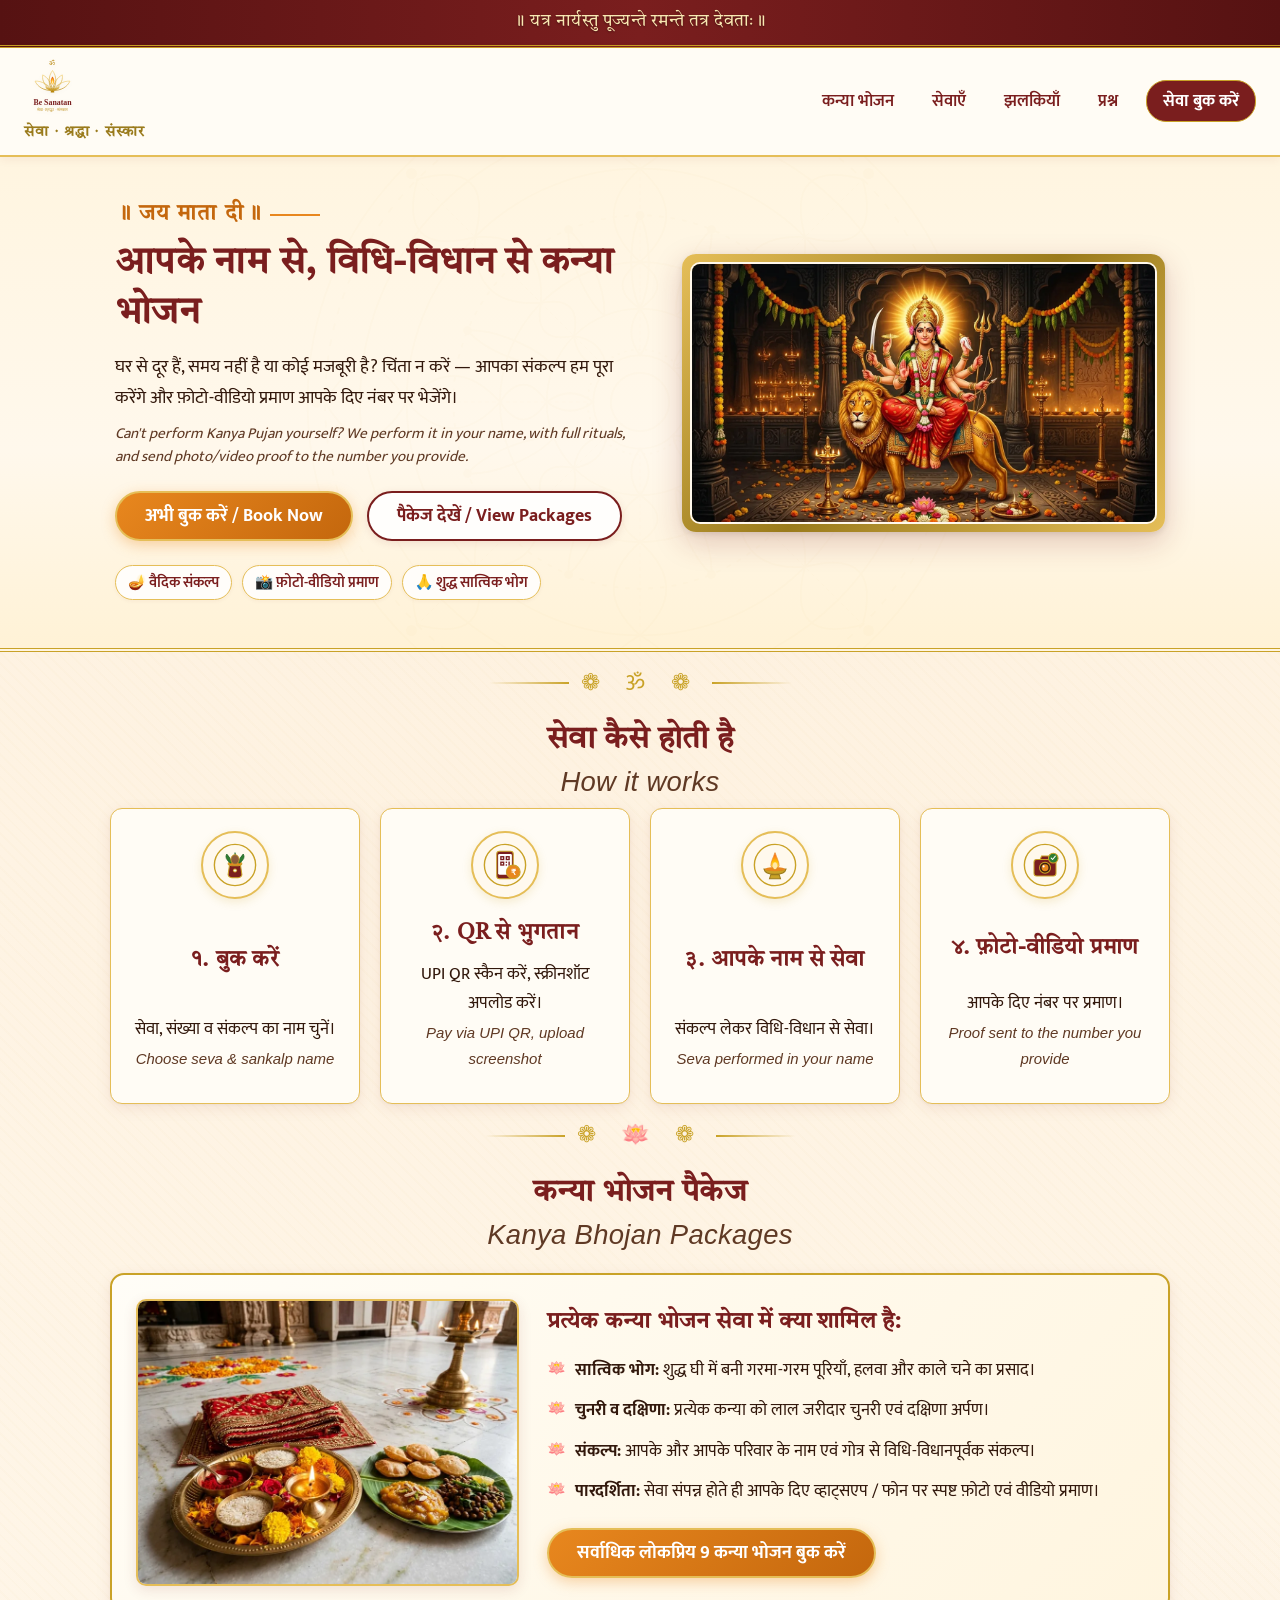
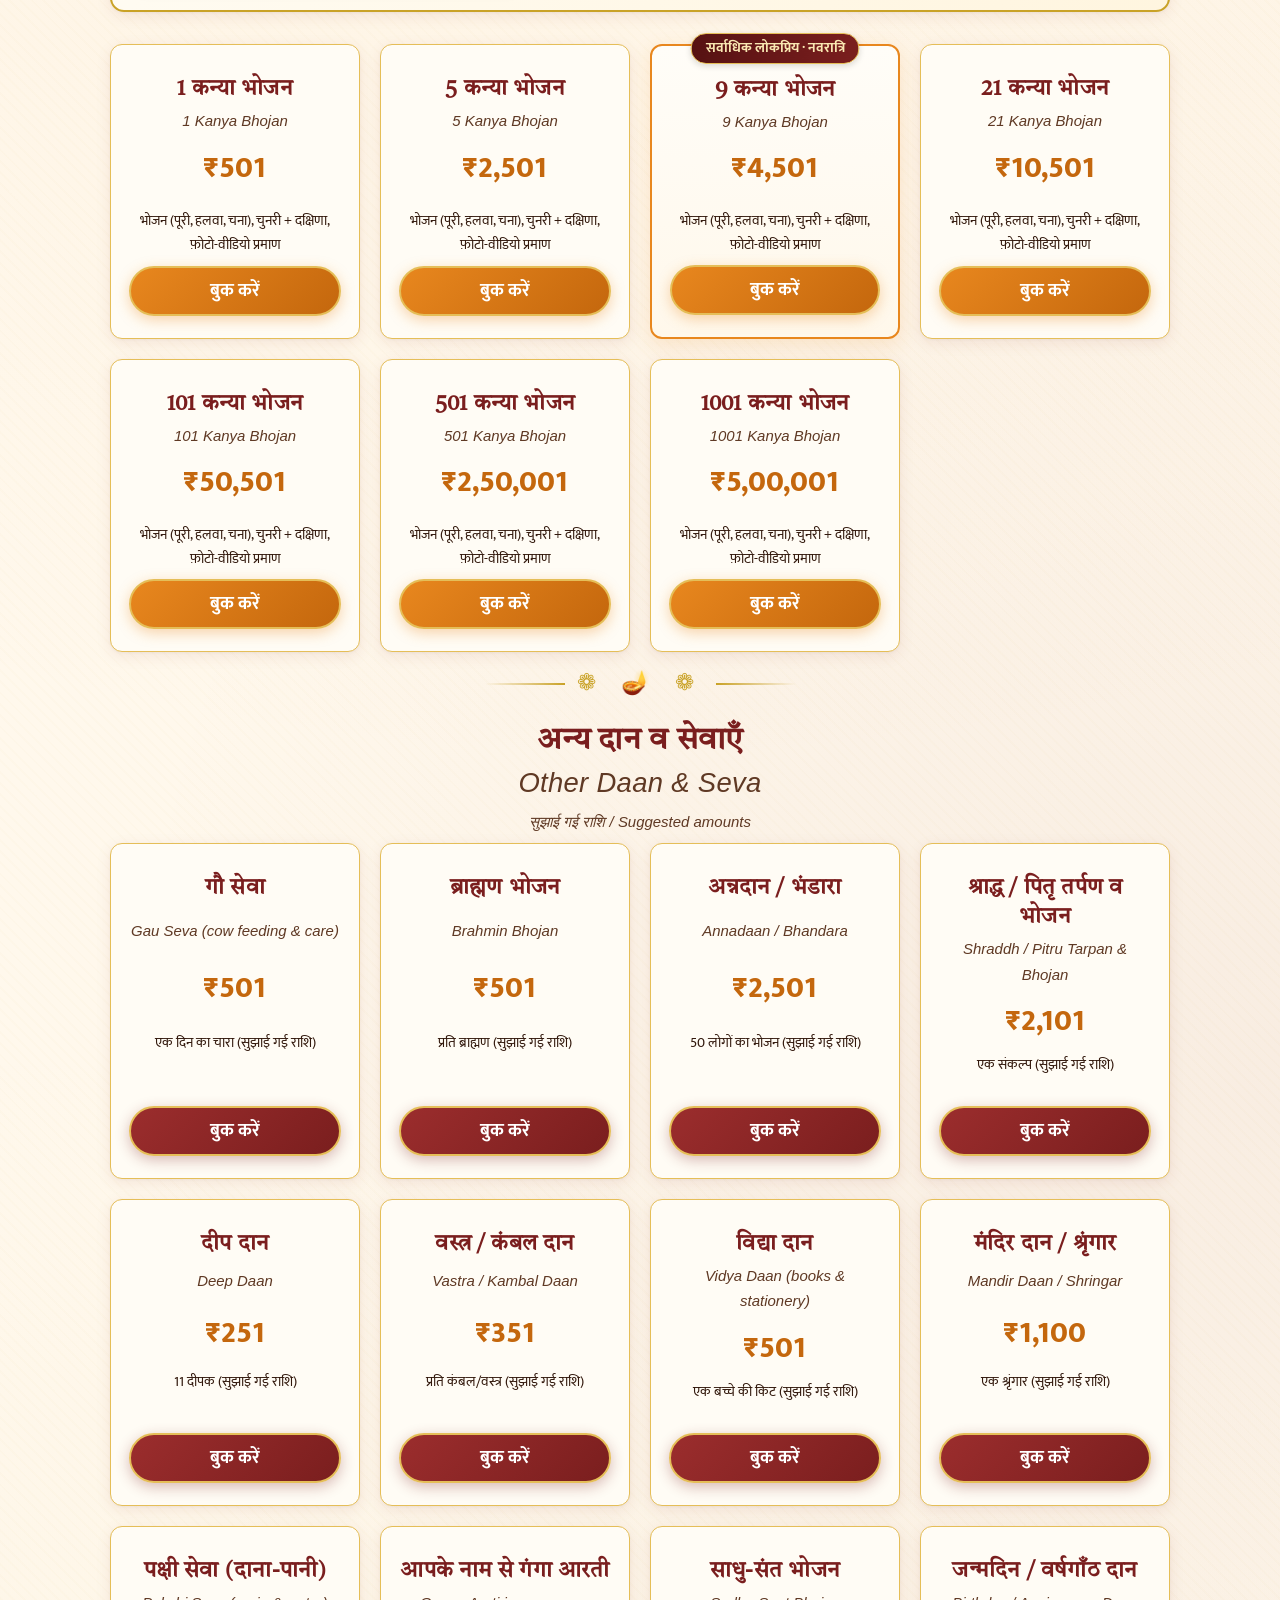
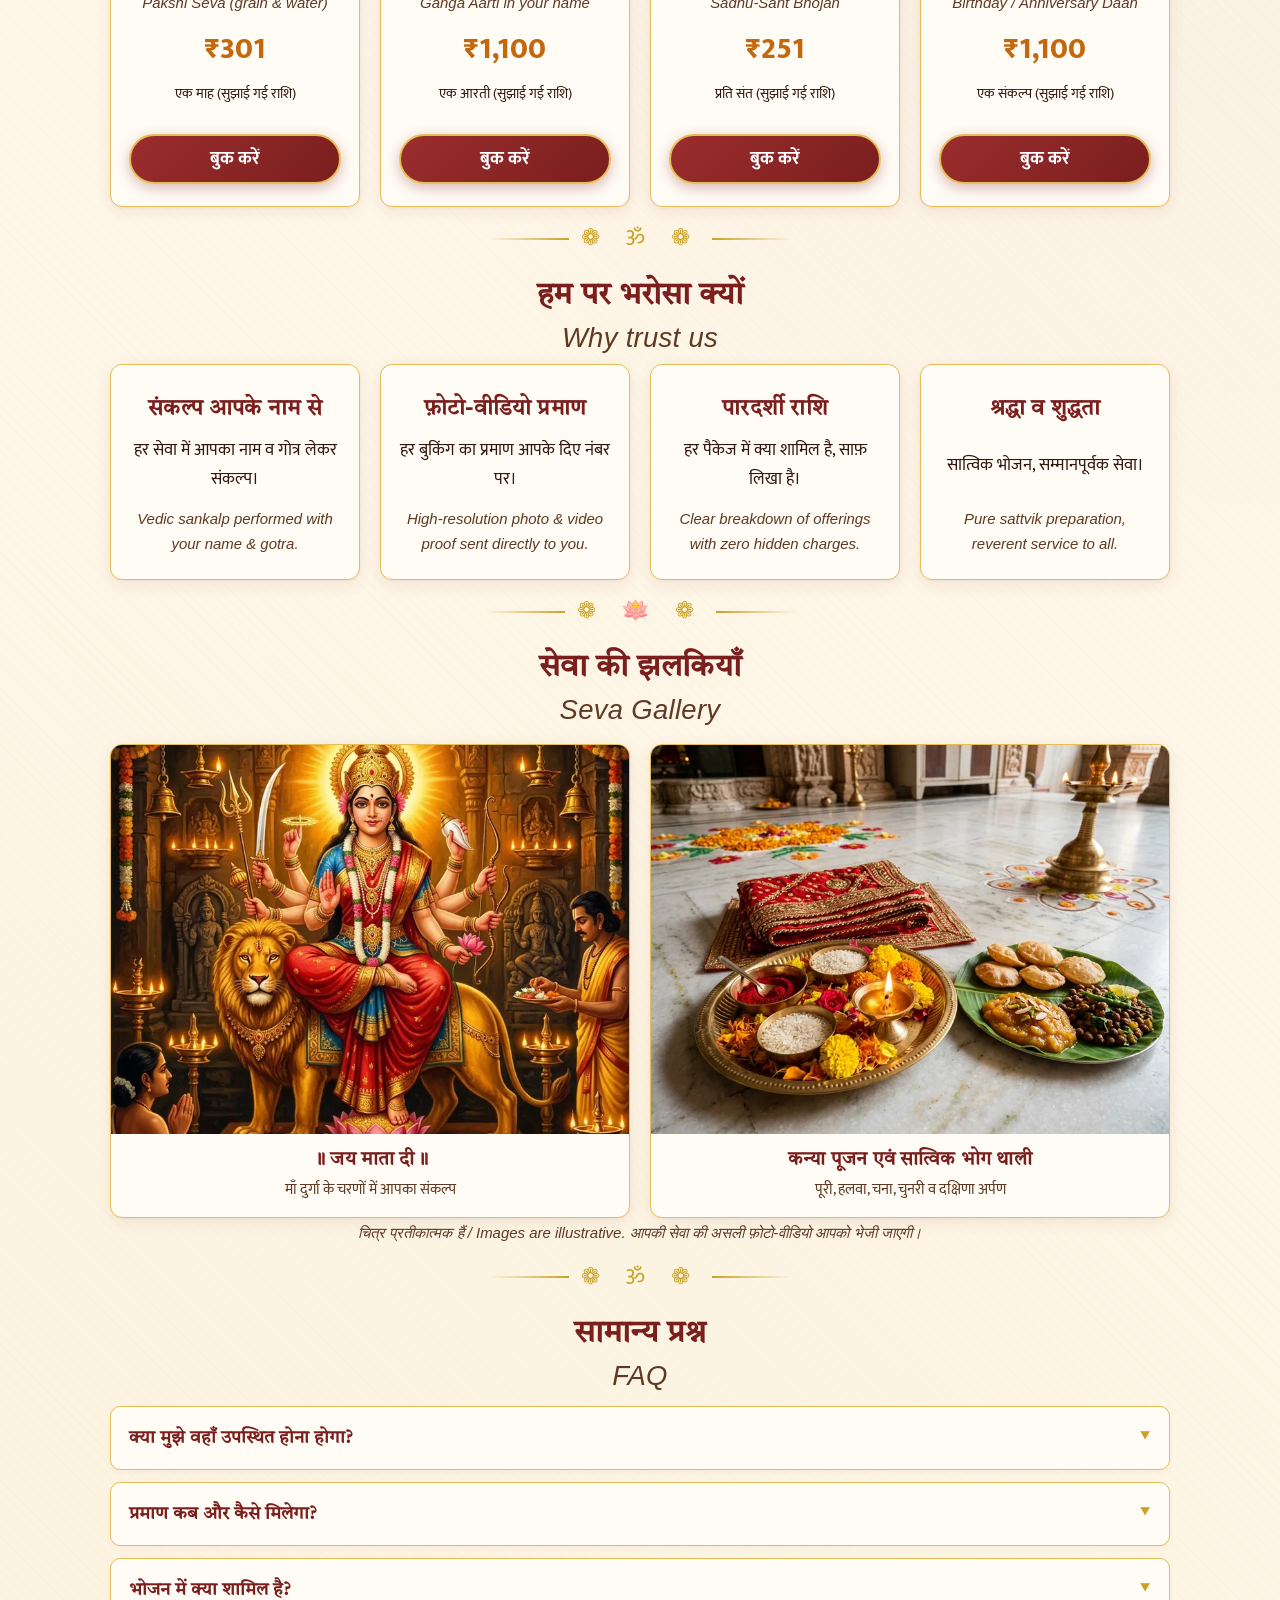
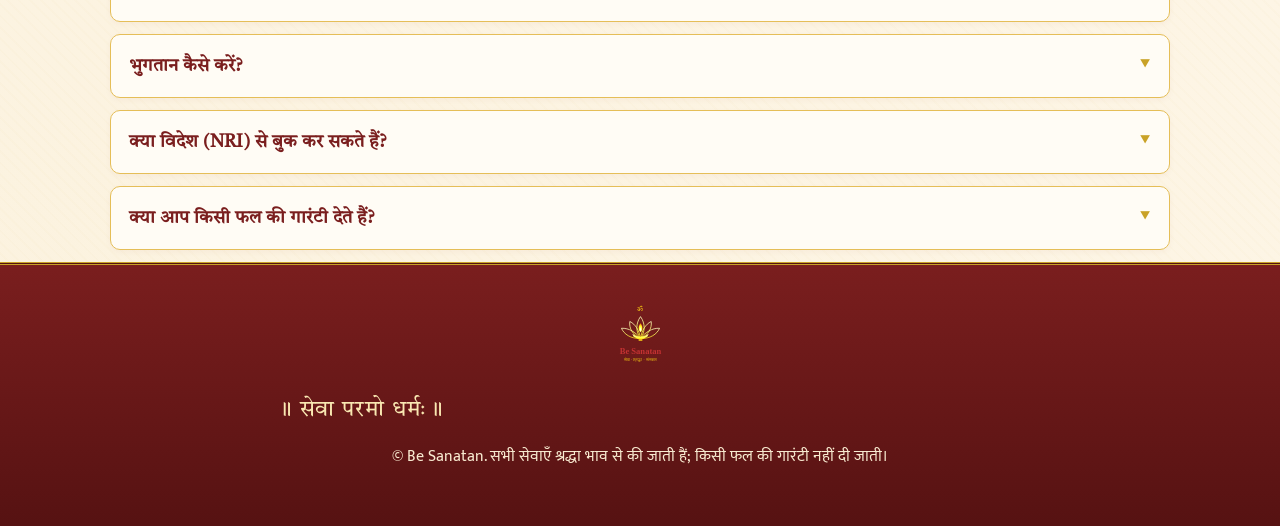
<file: index.html>
<!doctype html>
<html lang="hi" translate="no" class="notranslate">
<head>
  <meta charset="utf-8"><meta name="google" content="notranslate">
  <meta name="viewport" content="width=device-width, initial-scale=1">
  <link rel="icon" href="favicon.svg" type="image/svg+xml">
  <meta property="og:site_name" content="Be Sanatan">
  <meta property="og:type" content="website">
  <meta property="og:image" content="https://besanatan.vercel.app/og.png">
  <link rel="preconnect" href="https://fonts.googleapis.com">
  <link rel="preconnect" href="https://fonts.gstatic.com" crossorigin>
  <link href="https://fonts.googleapis.com/css2?family=Mukta:wght@400;500;600;700&family=Noto+Serif+Devanagari:wght@400;600;700;800&family=Tiro+Devanagari+Hindi:ital@0;1&display=swap" rel="stylesheet">
  <link rel="stylesheet" href="style.css">
  <title>Be Sanatan — आपके नाम से कन्या भोजन व दान सेवा | Kanya Bhojan & Hindu Daan Seva Online</title>
  <meta name="description" content="नवरात्रि में कन्या पूजन नहीं कर पा रहे? Be Sanatan आपके नाम से विधि-विधान से कन्या भोजन, गौ सेवा, भंडारा, श्राद्ध आदि करता है और फ़ोटो-वीडियो प्रमाण भेजता है। Book Kanya Bhojan & Hindu seva online in your name with photo/video proof.">
  <meta name="keywords" content="कन्या भोजन, कन्या पूजन, नवरात्रि, गौ सेवा, भंडारा, श्राद्ध, Kanya Bhojan online, Kanya Pujan booking, NRI seva, Hindu daan">
  <meta property="og:title" content="Be Sanatan — आपके नाम से कन्या भोजन">
  <meta property="og:description" content="विधि-विधान से सेवा, आपके नाम से, फ़ोटो-वीडियो प्रमाण सहित। Seva in your name with photo/video proof.">
<!-- Meta Pixel Code -->
<script>
!function(f,b,e,v,n,t,s)
{if(f.fbq)return;n=f.fbq=function(){n.callMethod?
n.callMethod.apply(n,arguments):n.queue.push(arguments)};
if(!f._fbq)f._fbq=n;n.push=n;n.loaded=!0;n.version='2.0';
n.queue=[];t=b.createElement(e);t.async=!0;
t.src=v;s=b.getElementsByTagName(e)[0];
s.parentNode.insertBefore(t,s)}(window, document,'script',
'https://connect.facebook.net/en_US/fbevents.js');
fbq('set', 'autoConfig', false, '4423289451267913');
fbq('init', '4423289451267913');
fbq('track', 'PageView');
</script>
<noscript><img height="1" width="1" style="display:none" alt=""
src="https://www.facebook.com/tr?id=4423289451267913&ev=PageView&noscript=1"/></noscript>
<!-- End Meta Pixel Code -->
</head>
<body>
  <div class="shloka">॥ यत्र नार्यस्तु पूज्यन्ते रमन्ते तत्र देवताः ॥</div>
  
  <header>
    <a href="index.html" class="brand">
      <img src="logo.svg" alt="Be Sanatan — वैदिक सेवा न्यास" width="180" height="64">
      <span class="tag">सेवा · श्रद्धा · संस्कार</span>
    </a>
    <nav>
      <a href="index.html#kanya">कन्या भोजन</a>
      <a href="index.html#seva">सेवाएँ</a>
      <a href="index.html#gallery">झलकियाँ</a>
      <a href="index.html#faq">प्रश्न</a>
      <a href="booking.html" class="nav-cta">सेवा बुक करें</a>
    </nav>
  </header>

  <!-- Hero Section -->
  <div class="hero">
    <div class="hero-inner">
      <div class="hero-content-col">
        <p class="jai">॥ जय माता दी ॥</p>
        <h1>आपके नाम से, विधि-विधान से कन्या भोजन</h1>
        <p class="hero-desc">घर से दूर हैं, समय नहीं है या कोई मजबूरी है? चिंता न करें — आपका संकल्प हम पूरा करेंगे और फ़ोटो-वीडियो प्रमाण आपके दिए नंबर पर भेजेंगे।</p>
        <p class="hero-en">Can't perform Kanya Pujan yourself? We perform it in your name, with full rituals, and send photo/video proof to the number you provide.</p>
        <div class="hero-cta-group">
          <a class="btn" href="booking.html">अभी बुक करें / Book Now</a>
          <a class="btn btn-secondary" href="index.html#kanya">पैकेज देखें / View Packages</a>
        </div>
        <div class="hero-trust-row">
          <span class="trust-pill">🪔 वैदिक संकल्प</span>
          <span class="trust-pill">📸 फ़ोटो-वीडियो प्रमाण</span>
          <span class="trust-pill">🙏 शुद्ध सात्विक भोग</span>
        </div>
      </div>
      <div class="hero-art-col">
        <div class="hero-art-frame">
          <picture>
            <source media="(max-width: 600px)" srcset="assets/img/hero-durga-mobile.webp" width="750" height="1004">
            <img class="hero-durga" src="assets/img/hero-durga.webp" alt="माँ दुर्गा दिव्य रूप — Be Sanatan कन्या भोजन सेवा" width="1280" height="714" fetchpriority="high">
          </picture>
        </div>
      </div>
    </div>
  </div>

  <!-- How It Works Section -->
  <section class="wrap">
    <div class="divider">❁ ॐ ❁</div>
    <h2>सेवा कैसे होती है <span class="en">How it works</span></h2>
    <div class="grid">
      <div class="card step-card">
        <div class="step-icon-wrap">
          <img src="assets/img/icon-sankalp.svg" alt="संकल्प व बुकिंग" width="48" height="48">
        </div>
        <h3>१. बुक करें</h3>
        <p>सेवा, संख्या व संकल्प का नाम चुनें।<br><span class="en">Choose seva & sankalp name</span></p>
      </div>
      <div class="card step-card">
        <div class="step-icon-wrap">
          <img src="assets/img/icon-upi.svg" alt="QR से भुगतान" width="48" height="48">
        </div>
        <h3>२. QR से भुगतान</h3>
        <p>UPI QR स्कैन करें, स्क्रीनशॉट अपलोड करें।<br><span class="en">Pay via UPI QR, upload screenshot</span></p>
      </div>
      <div class="card step-card">
        <div class="step-icon-wrap">
          <img src="assets/img/icon-puja.svg" alt="विधि-विधान सेवा" width="48" height="48">
        </div>
        <h3>३. आपके नाम से सेवा</h3>
        <p>संकल्प लेकर विधि-विधान से सेवा।<br><span class="en">Seva performed in your name</span></p>
      </div>
      <div class="card step-card">
        <div class="step-icon-wrap">
          <img src="assets/img/icon-proof.svg" alt="फ़ोटो-वीडियो प्रमाण" width="48" height="48">
        </div>
        <h3>४. फ़ोटो-वीडियो प्रमाण</h3>
        <p>आपके दिए नंबर पर प्रमाण।<br><span class="en">Proof sent to the number you provide</span></p>
      </div>
    </div>
  </section>

  <!-- Kanya Bhojan Packages Section -->
  <section class="wrap" id="kanya">
    <div class="divider">❁ 🪷 ❁</div>
    <h2>कन्या भोजन पैकेज <span class="en">Kanya Bhojan Packages</span></h2>
    
    <!-- Feature Offerings Banner -->
    <div class="feature-banner">
      <div class="feature-banner-img">
        <img src="assets/img/kanya-puja-thali.webp" alt="कन्या पूजन सात्विक भोग थाली — पूरी, हलवा, चना, चुनरी व दक्षिणा" width="800" height="597" loading="lazy">
      </div>
      <div class="feature-banner-content">
        <h3>प्रत्येक कन्या भोजन सेवा में क्या शामिल है:</h3>
        <ul class="feature-list">
          <li><strong>सात्विक भोग:</strong> शुद्ध घी में बनी गरमा-गरम पूरियाँ, हलवा और काले चने का प्रसाद।</li>
          <li><strong>चुनरी व दक्षिणा:</strong> प्रत्येक कन्या को लाल जरीदार चुनरी एवं दक्षिणा अर्पण।</li>
          <li><strong>संकल्प:</strong> आपके और आपके परिवार के नाम एवं गोत्र से विधि-विधानपूर्वक संकल्प।</li>
          <li><strong>पारदर्शिता:</strong> सेवा संपन्न होते ही आपके दिए व्हाट्सएप / फोन पर स्पष्ट फ़ोटो एवं वीडियो प्रमाण।</li>
        </ul>
        <a class="btn" href="booking.html?seva=kanya&pkg=k9">सर्वाधिक लोकप्रिय 9 कन्या भोजन बुक करें</a>
      </div>
    </div>

    <div class="grid" id="kanya-grid"></div>
  </section>

  <!-- Other Sevas Section -->
  <section class="wrap" id="seva">
    <div class="divider">❁ 🪔 ❁</div>
    <h2>अन्य दान व सेवाएँ <span class="en">Other Daan & Seva</span></h2>
    <p style="text-align:center" class="en">सुझाई गई राशि / Suggested amounts</p>
    <div class="grid" id="seva-grid"></div>
  </section>

  <!-- Why Trust Us Section -->
  <section class="wrap">
    <div class="divider">❁ ॐ ❁</div>
    <h2>हम पर भरोसा क्यों <span class="en">Why trust us</span></h2>
    <div class="grid">
      <div class="card">
        <h3>संकल्प आपके नाम से</h3>
        <p>हर सेवा में आपका नाम व गोत्र लेकर संकल्प।</p>
        <span class="en">Vedic sankalp performed with your name & gotra.</span>
      </div>
      <div class="card">
        <h3>फ़ोटो-वीडियो प्रमाण</h3>
        <p>हर बुकिंग का प्रमाण आपके दिए नंबर पर।</p>
        <span class="en">High-resolution photo & video proof sent directly to you.</span>
      </div>
      <div class="card">
        <h3>पारदर्शी राशि</h3>
        <p>हर पैकेज में क्या शामिल है, साफ़ लिखा है।</p>
        <span class="en">Clear breakdown of offerings with zero hidden charges.</span>
      </div>
      <div class="card">
        <h3>श्रद्धा व शुद्धता</h3>
        <p>सात्विक भोजन, सम्मानपूर्वक सेवा।</p>
        <span class="en">Pure sattvik preparation, reverent service to all.</span>
      </div>
    </div>
  </section>

  <!-- Seva Gallery Section -->
  <section class="wrap" id="gallery">
    <div class="divider">❁ 🪷 ❁</div>
    <h2>सेवा की झलकियाँ <span class="en">Seva Gallery</span></h2>
    <div class="gallery-grid">
      <div class="gallery-card">
        <div class="gallery-card-img-wrap"><img src="assets/img/hero-durga-mobile.webp" alt="माँ दुर्गा दिव्य रूप" width="750" height="1004" loading="lazy"></div>
        <div class="gallery-card-info"><h4>॥ जय माता दी ॥</h4><p>माँ दुर्गा के चरणों में आपका संकल्प</p></div>
      </div>
      <div class="gallery-card">
        <div class="gallery-card-img-wrap"><img src="assets/img/kanya-puja-thali.webp" alt="कन्या पूजन थाली — पूरी, हलवा, चना, चुनरी, दीपक" width="800" height="597" loading="lazy"></div>
        <div class="gallery-card-info"><h4>कन्या पूजन एवं सात्विक भोग थाली</h4><p>पूरी, हलवा, चना, चुनरी व दक्षिणा अर्पण</p></div>
      </div>
    </div>
    <p class="en" style="text-align:center">चित्र प्रतीकात्मक हैं / Images are illustrative. आपकी सेवा की असली फ़ोटो-वीडियो आपको भेजी जाएगी।</p>
  </section>

  <!-- FAQ Section -->
  <section class="wrap" id="faq">
    <div class="divider">❁ ॐ ❁</div>
    <h2>सामान्य प्रश्न <span class="en">FAQ</span></h2>
    <details>
      <summary>क्या मुझे वहाँ उपस्थित होना होगा?</summary>
      <p>नहीं। हम आपके नाम व गोत्र से संकल्प लेकर सेवा करते हैं। <span class="en">No, seva is done in your name.</span></p>
    </details>
    <details>
      <summary>प्रमाण कब और कैसे मिलेगा?</summary>
      <p>सेवा के बाद फ़ोटो-वीडियो आपके दिए मोबाइल नंबर पर भेजे जाते हैं। <span class="en">Proof is sent to your number after the seva.</span></p>
    </details>
    <details>
      <summary>भोजन में क्या शामिल है?</summary>
      <p>पूरी, हलवा, चना, चुनरी और दक्षिणा। <span class="en">Puri, halwa, chana, chunri & dakshina.</span></p>
    </details>
    <details>
      <summary>भुगतान कैसे करें?</summary>
      <p>बुकिंग पेज पर UPI QR स्कैन करें और सफल भुगतान का स्क्रीनशॉट अपलोड करें।</p>
    </details>
    <details>
      <summary>क्या विदेश (NRI) से बुक कर सकते हैं?</summary>
      <p>हाँ, बुकिंग ऑनलाइन है। भुगतान UPI QR से होता है, इसलिए किसी भी UPI ऐप से भुगतान किया जा सकता है।</p>
    </details>
    <details>
      <summary>क्या आप किसी फल की गारंटी देते हैं?</summary>
      <p>नहीं। सेवा श्रद्धा व धर्म भाव से की जाती है, किसी परिणाम का दावा नहीं किया जाता।</p>
    </details>
  </section>

  <!-- Footer -->
  <footer>
    <img src="logo.svg" alt="Be Sanatan" style="height:70px;filter:brightness(1.6)" width="197" height="70">
    <p class="footer-shloka">॥ सेवा परमो धर्मः ॥</p>
    <p>© Be Sanatan. सभी सेवाएँ श्रद्धा भाव से की जाती हैं; किसी फल की गारंटी नहीं दी जाती।</p>
  </footer>

  <!-- Mobile Sticky CTA Bar -->
  <div class="mobile-sticky-cta" id="stickyCta">
    <div class="sticky-inner">
      <div class="sticky-text">
        <span class="sticky-title">Be Sanatan सेवा</span>
        <span class="sticky-sub">आपके नाम से संकल्प</span>
      </div>
      <a href="booking.html" class="btn btn-sticky">सेवा बुक करें</a>
    </div>
  </div>

  <script src="config.js"></script>
  <script src="app.js"></script>
</body>
</html>
</file>
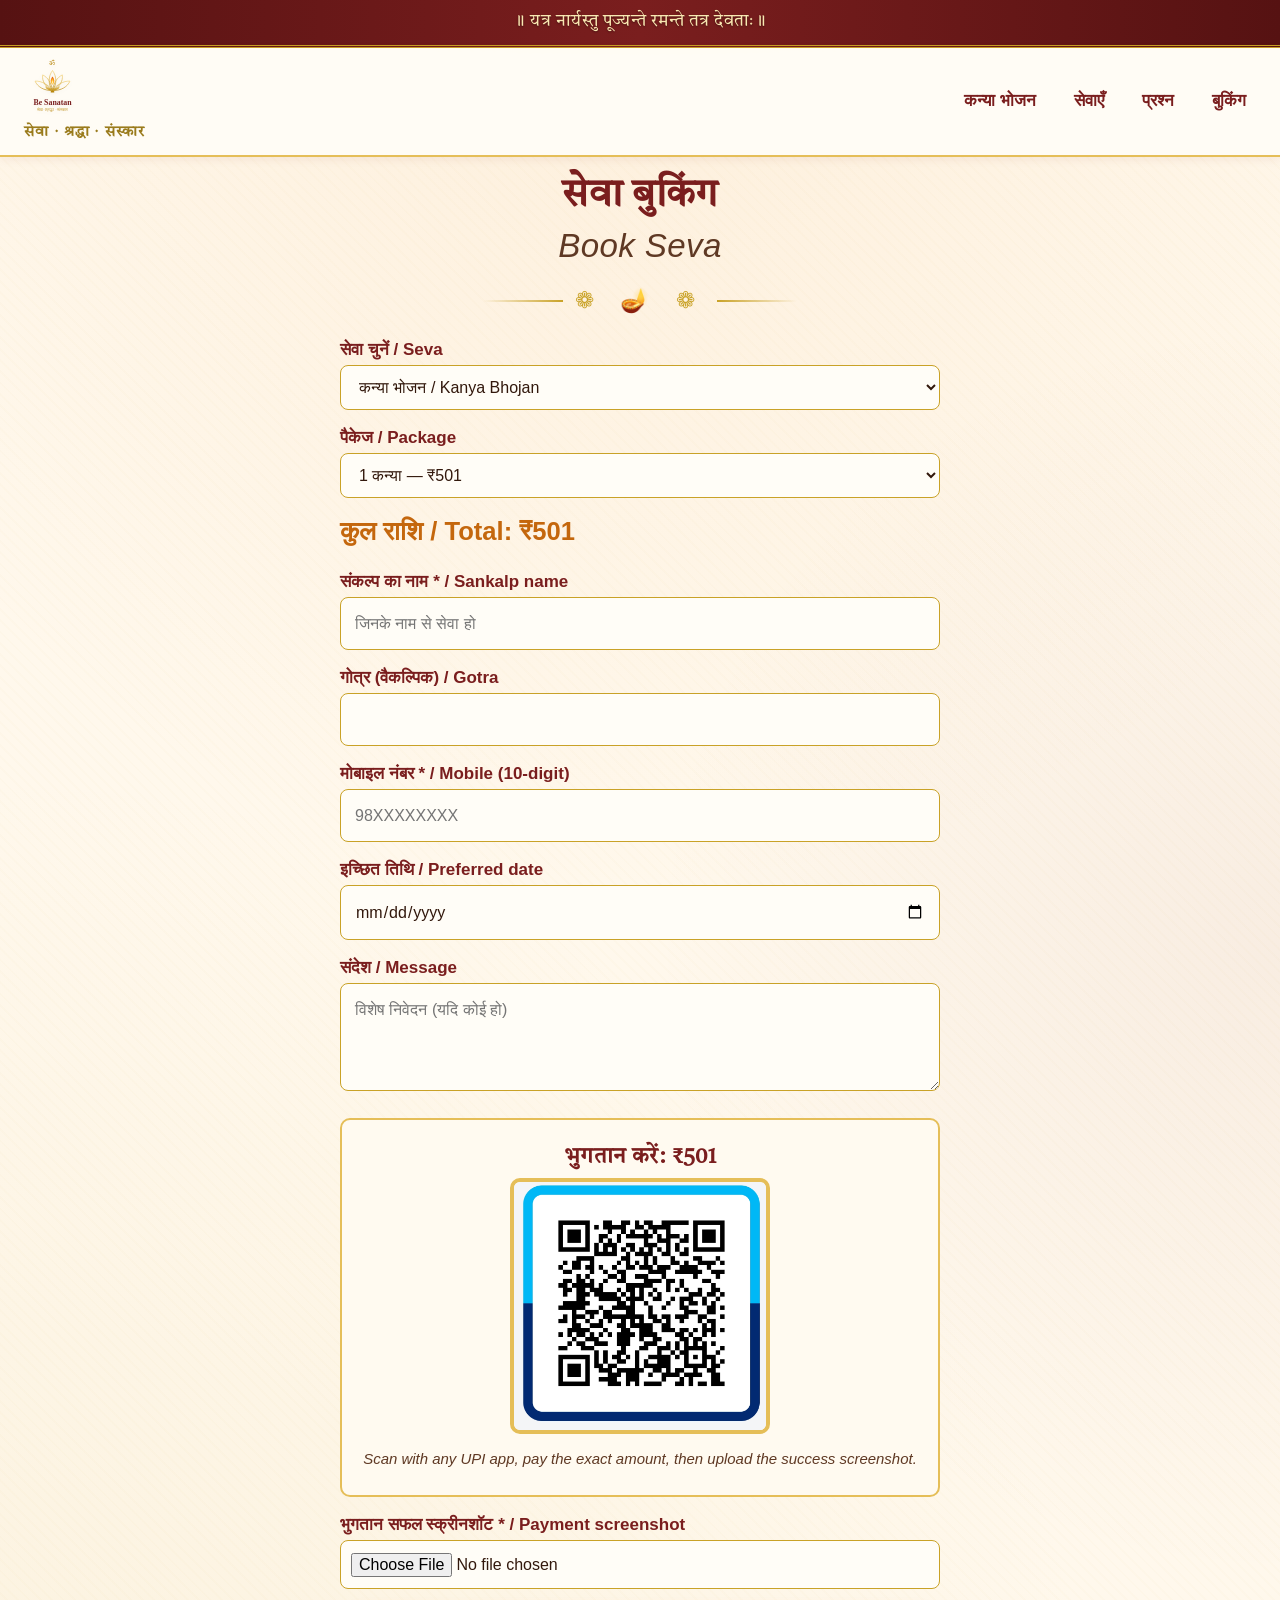
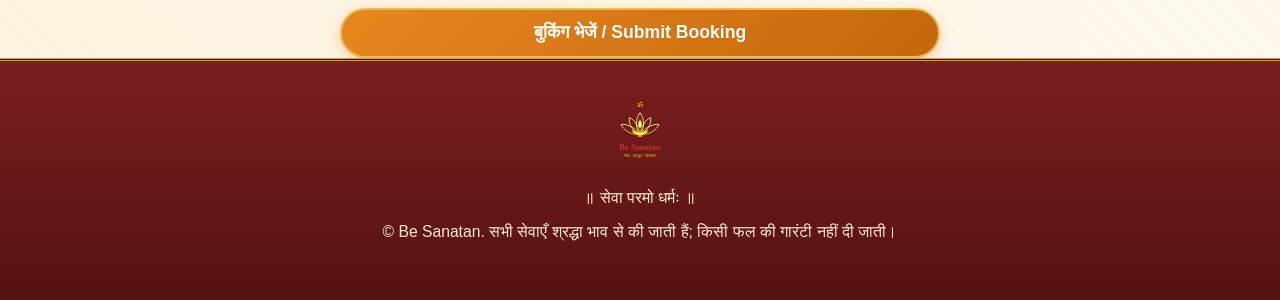
<file: booking.html>
<!doctype html><html lang="hi" translate="no" class="notranslate"><head><meta charset="utf-8"><meta name="google" content="notranslate"><meta name="viewport" content="width=device-width,initial-scale=1">
<link rel="icon" href="favicon.svg" type="image/svg+xml">
<meta property="og:site_name" content="Be Sanatan"><meta property="og:type" content="website"><meta property="og:image" content="https://besanatan.vercel.app/og.png">
<link rel="preconnect" href="https://fonts.googleapis.com"><link href="https://fonts.googleapis.com/css2?family=Noto+Serif+Devanagari:wght@400;700&family=Tiro+Devanagari+Hindi&display=swap" rel="stylesheet">
<link rel="stylesheet" href="style.css">
<title>सेवा बुकिंग | Book Seva — Be Sanatan</title>
<meta name="description" content="कन्या भोजन व दान सेवा बुक करें — UPI QR से भुगतान, स्क्रीनशॉट अपलोड। Book Kanya Bhojan & seva online.">
<meta property="og:title" content="सेवा बुक करें — Be Sanatan"><meta property="og:description" content="आपके नाम से सेवा, फ़ोटो-वीडियो प्रमाण सहित।">
<!-- Meta Pixel Code -->
<script>
!function(f,b,e,v,n,t,s)
{if(f.fbq)return;n=f.fbq=function(){n.callMethod?
n.callMethod.apply(n,arguments):n.queue.push(arguments)};
if(!f._fbq)f._fbq=n;n.push=n;n.loaded=!0;n.version='2.0';
n.queue=[];t=b.createElement(e);t.async=!0;
t.src=v;s=b.getElementsByTagName(e)[0];
s.parentNode.insertBefore(t,s)}(window, document,'script',
'https://connect.facebook.net/en_US/fbevents.js');
fbq('set', 'autoConfig', false, '4423289451267913');
fbq('init', '4423289451267913');
fbq('track', 'PageView');
</script>
<noscript><img height="1" width="1" style="display:none" alt=""
src="https://www.facebook.com/tr?id=4423289451267913&ev=PageView&noscript=1"/></noscript>
<!-- End Meta Pixel Code -->
</head><body><div class="shloka">॥ यत्र नार्यस्तु पूज्यन्ते रमन्ते तत्र देवताः ॥</div>
<header><a href="index.html" class="brand"><img src="logo.svg" alt="Be Sanatan"><span class="tag">सेवा · श्रद्धा · संस्कार</span></a><nav><a href="index.html#kanya">कन्या भोजन</a><a href="index.html#seva">सेवाएँ</a><a href="index.html#faq">प्रश्न</a><a href="booking.html">बुकिंग</a></nav></header>
<section class="wrap" style="max-width:640px"><h1 style="text-align:center">सेवा बुकिंग <span class="en">Book Seva</span></h1><div class="divider">❁ 🪔 ❁</div>
<form id="bookForm" novalidate>
<label>सेवा चुनें / Seva</label><select id="seva"></select>
<div id="pkgWrap"><label>पैकेज / Package</label><select id="pkg"></select></div>
<div id="qtyWrap" class="hidden"><label>संख्या / Quantity</label><input id="qty" type="number" min="1" value="1"><div id="unit" class="en"></div></div>
<div class="total">कुल राशि / Total: <span id="total"></span></div>
<label>संकल्प का नाम * / Sankalp name</label><input id="name" required placeholder="जिनके नाम से सेवा हो">
<label>गोत्र (वैकल्पिक) / Gotra</label><input id="gotra">
<label>मोबाइल नंबर * / Mobile (10-digit)</label><input id="phone" type="tel" inputmode="numeric" maxlength="18" required placeholder="98XXXXXXXX">
<label>इच्छित तिथि / Preferred date</label><input id="date" type="date">
<label>संदेश / Message</label><textarea id="msg" rows="3" placeholder="विशेष निवेदन (यदि कोई हो)"></textarea>
<div id="payBox" style="text-align:center;margin-top:18px;padding:14px;border:2px solid var(--gold2);border-radius:10px;background:#fffaf0">
<h3>भुगतान करें: <span id="payAmt"></span></h3><img id="qrimg" class="qr" alt="UPI QR code"><p class="en">Scan with any UPI app, pay the exact amount, then upload the success screenshot.</p></div>
<label>भुगतान सफल स्क्रीनशॉट * / Payment screenshot</label><input id="shot" type="file" accept="image/*" required><img id="preview" alt="preview">
<p id="formErr" class="err"></p>
<button class="btn" id="submitBtn" type="submit" style="width:100%;margin-top:10px">बुकिंग भेजें / Submit Booking</button>
</form>
<div id="thanks" class="hidden card" style="margin-top:20px"><div class="step">🙏</div><h2>धन्यवाद! बुकिंग प्राप्त हुई</h2><p>बुकिंग संदर्भ / Booking Ref:<br><b id="ref" style="font-size:24px;color:var(--saf)"></b></p><p id="tSum"></p><p>भुगतान सत्यापन के बाद सेवा आपके नाम से की जाएगी और फ़ोटो-वीडियो प्रमाण आपके दिए नंबर पर भेजा जाएगा। कृपया यह संदर्भ संख्या संभाल कर रखें।</p><p class="en">After payment verification, the seva will be performed in your name and proof sent to your number.</p><a class="btn alt" href="index.html">मुख्य पृष्ठ</a></div>
</section>
<footer><img src="logo.svg" alt="" style="height:70px;filter:brightness(1.6)"><p>॥ सेवा परमो धर्मः ॥</p><p>© Be Sanatan. सभी सेवाएँ श्रद्धा भाव से की जाती हैं; किसी फल की गारंटी नहीं दी जाती।</p></footer>
<script src="config.js"></script><script src="app.js"></script></body></html>
</file>
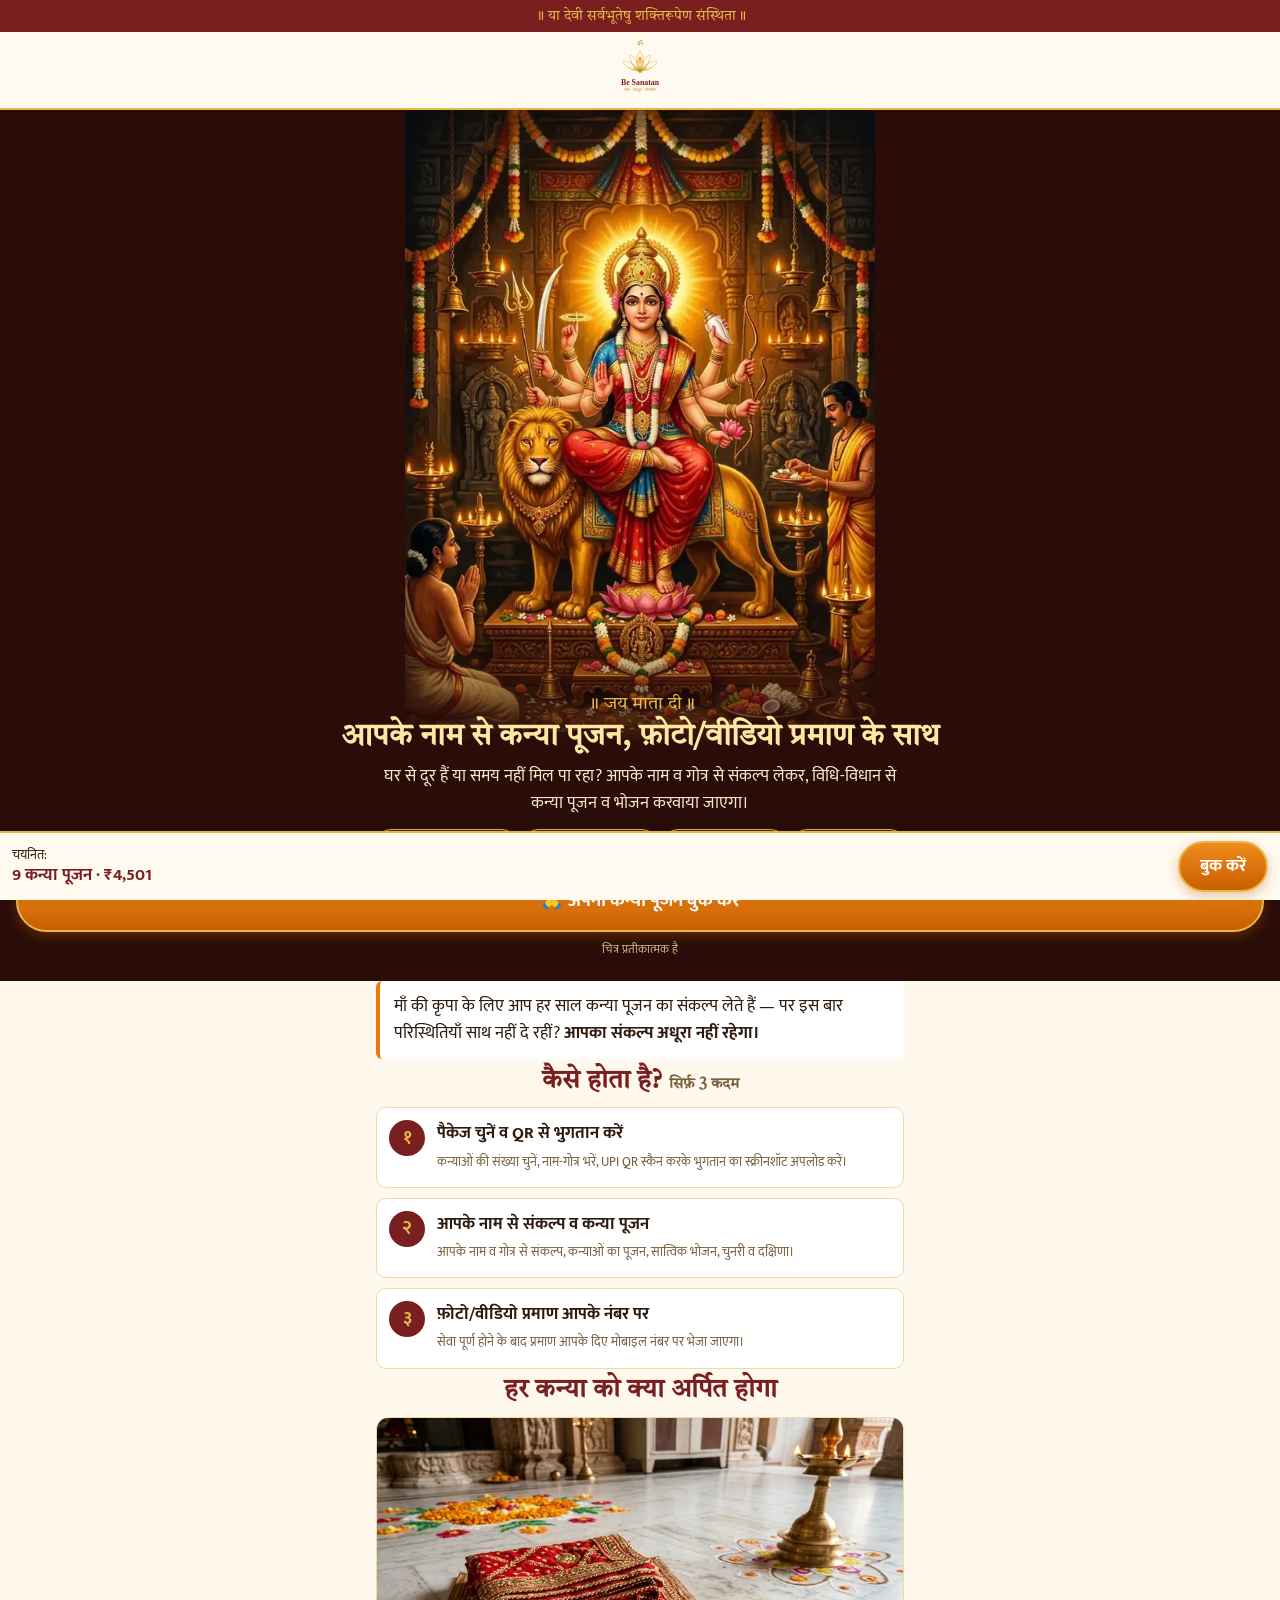
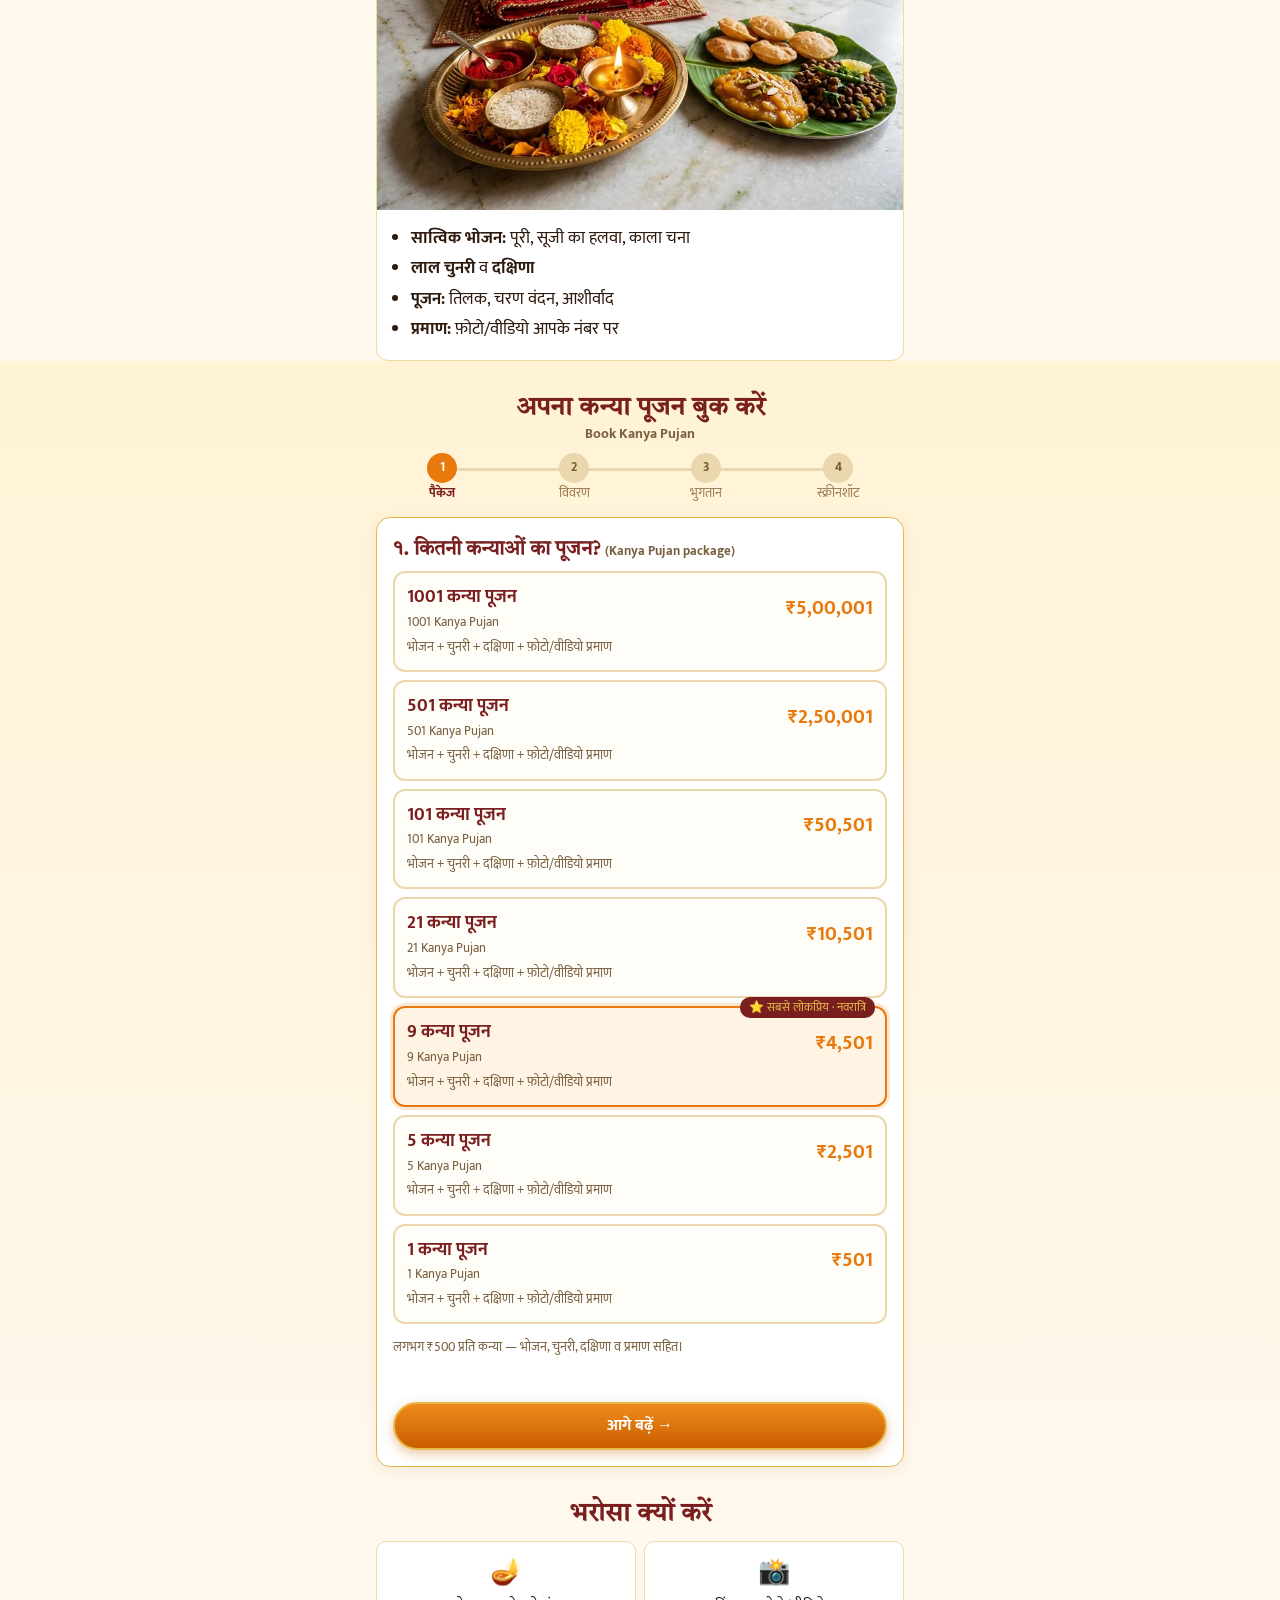
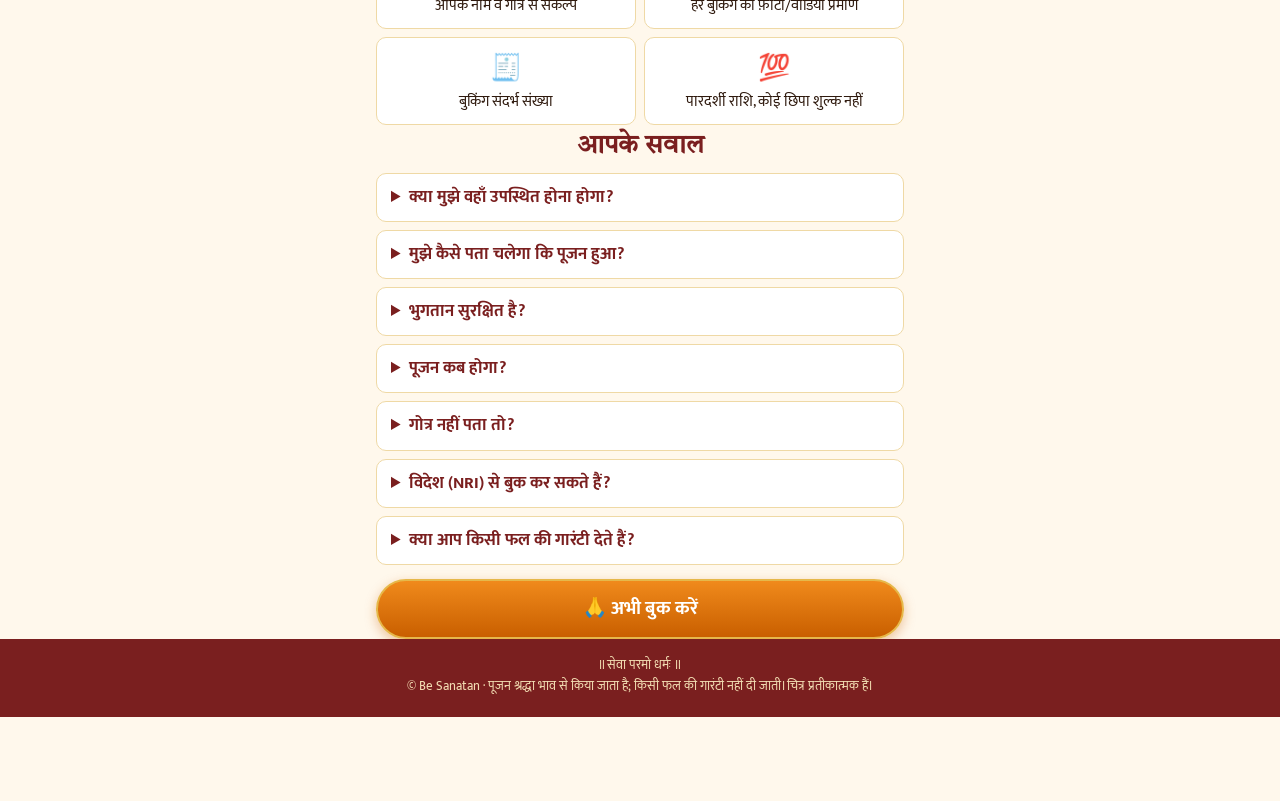
<file: kanya-pujan.html>
<!doctype html><html lang="hi" translate="no" class="notranslate"><head><meta charset="utf-8"><meta name="google" content="notranslate">
<meta name="viewport" content="width=device-width,initial-scale=1,viewport-fit=cover">
<title>आपके नाम से कन्या पूजन — फ़ोटो/वीडियो प्रमाण के साथ | Be Sanatan</title>
<meta name="description" content="नवरात्रि में कन्या पूजन नहीं कर पा रहे? Be Sanatan आपके नाम व गोत्र से विधि-विधान से कन्या पूजन व भोजन करवाता है और फ़ोटो-वीडियो प्रमाण आपके नंबर पर भेजता है। Book Kanya Pujan in your name with photo/video proof.">
<meta property="og:title" content="आपके नाम से कन्या पूजन — फ़ोटो/वीडियो प्रमाण के साथ"><meta property="og:description" content="विधि-विधान से, आपके नाम व गोत्र से। UPI QR से बुकिंग।">
<meta property="og:image" content="https://www.besanatan.com/og.png"><meta property="og:type" content="website"><meta name="theme-color" content="#7A1F1F">
<link rel="icon" href="favicon.svg" type="image/svg+xml">
<link rel="preload" as="image" href="assets/img/hero-durga-lp.webp" fetchpriority="high">
<link rel="preconnect" href="https://fonts.googleapis.com"><link rel="preconnect" href="https://cdn.jsdelivr.net" crossorigin><link rel="preconnect" href="https://rqgkzamuohdvttnkluzn.supabase.co" crossorigin><link rel="preconnect" href="https://fonts.gstatic.com" crossorigin>
<link href="https://fonts.googleapis.com/css2?family=Mukta:wght@400;600;700&family=Tiro+Devanagari+Hindi&display=swap" rel="stylesheet">
<style>
:root{--mar:#7A1F1F;--mar2:#5a1414;--saf:#E8790C;--gold:#B8860B;--gold2:#E6B84A;--cream:#FFF8EC;--ink:#2f1a0e;--ok:#2e7d32}
*{box-sizing:border-box}html{scroll-behavior:smooth}
body{margin:0;font-family:Mukta,'Noto Sans Devanagari',sans-serif;color:var(--ink);background:var(--cream);line-height:1.6;font-size:17px;padding-bottom:84px}
h1,h2,h3{font-family:'Tiro Devanagari Hindi',serif;color:var(--mar);line-height:1.25;margin:.2em 0 .4em}
h2{font-size:26px;text-align:center}
.shloka{background:var(--mar);color:var(--gold2);text-align:center;font-family:'Tiro Devanagari Hindi',serif;font-size:14px;padding:5px 8px}
.top{display:flex;justify-content:center;padding:6px 0;background:#fffaf0;border-bottom:2px solid var(--gold2)}
.top img{height:64px}
.wrap{max-width:560px;margin:auto;padding:0 16px}
section{padding:26px 0}
.hero{position:relative;background:#2a0d08;color:#fff;text-align:center}
.hero img{width:100%;height:auto;display:block;max-height:54vh;object-fit:cover;object-position:top}
.hero .cap{background:linear-gradient(180deg,rgba(42,13,8,0) 0,#2a0d08 38%);margin-top:-110px;position:relative;padding:60px 16px 22px}
.hero h1{color:#FFE7A3;font-size:30px;margin:0 0 6px}
.hero p{margin:4px auto;max-width:520px;color:#f7e6c7}
.jai{color:var(--gold2);font-family:'Tiro Devanagari Hindi',serif;font-size:18px}
.chips{display:flex;flex-wrap:wrap;gap:6px;justify-content:center;margin:12px 0}
.chip{background:rgba(230,184,74,.15);border:1px solid var(--gold2);color:#FFE7A3;border-radius:20px;padding:3px 10px;font-size:14px}
.btn{display:block;width:100%;text-align:center;background:linear-gradient(#f08a1c,#c95f00);color:#fff;font-weight:700;font-size:19px;border:2px solid var(--gold2);border-radius:40px;padding:13px 18px;text-decoration:none;cursor:pointer;font-family:inherit;box-shadow:0 4px 12px rgba(200,95,0,.35)}
.btn:disabled{opacity:.6}.btn.ghost{background:#fff;color:var(--mar);box-shadow:none;border-color:var(--gold)}
.illus{font-size:12px;color:#c9b38a;margin-top:8px}
.empathy{background:#fff;border-left:4px solid var(--saf);padding:12px 14px;border-radius:6px;font-size:17px}
.steps{display:grid;gap:10px}.st{display:flex;gap:12px;align-items:flex-start;background:#fff;border:1px solid #efd9a5;border-radius:10px;padding:12px}
.st b.n{flex:0 0 36px;height:36px;border-radius:50%;background:var(--mar);color:var(--gold2);display:flex;align-items:center;justify-content:center;font-size:18px}
.inc{background:#fff;border:1px solid #efd9a5;border-radius:12px;overflow:hidden}.inc img{width:100%;height:auto;display:block}
.inc ul{margin:0;padding:12px 16px 14px 34px}.inc li{margin:3px 0}
.trust{display:grid;grid-template-columns:1fr 1fr;gap:8px}.tb{background:#fff;border:1px solid #efd9a5;border-radius:10px;padding:10px;text-align:center;font-size:15px}.tb span{font-size:26px;display:block}
/* booking */
#book{background:linear-gradient(#fff3d6,var(--cream))}
.prog{display:flex;justify-content:space-between;margin:6px 0 16px;counter-reset:s}
.prog div{flex:1;min-width:0;overflow-wrap:anywhere;line-height:1.25;text-align:center;font-size:12.5px;color:#9b7b52;position:relative}
.prog div:before{counter-increment:s;content:counter(s);display:flex;width:30px;height:30px;margin:0 auto 3px;border-radius:50%;background:#ead7ad;color:#7a5a30;align-items:center;justify-content:center;font-weight:700;position:relative;z-index:1}
.prog div:after{content:"";position:absolute;top:15px;left:-50%;width:100%;height:3px;background:#ead7ad}
.prog div:first-child:after{display:none}
.prog div.on{color:var(--mar);font-weight:700}.prog div.on:before{background:var(--saf);color:#fff}.prog div.on:after{background:var(--saf)}
.panel{background:#fff;border:1px solid var(--gold2);border-radius:14px;padding:16px;box-shadow:0 3px 14px rgba(122,31,31,.08)}
.pk{display:block;position:relative;border:2px solid #ead7ad;border-radius:12px;padding:10px 12px;margin:8px 0;cursor:pointer;background:#fffdf8}
.pk input{position:absolute;opacity:0}.pk .row{display:flex;justify-content:space-between;align-items:center;gap:8px}
.pk .q{font-weight:700;font-size:18px;color:var(--mar)}.pk .p{font-weight:700;font-size:20px;color:var(--saf)}.pk small{color:#7a6040;font-size:13px}
.pk.sel{border-color:var(--saf);background:#fff4e3;box-shadow:0 0 0 3px rgba(232,121,12,.18)}
.pk .bd{position:absolute;top:-11px;right:10px;background:var(--mar);color:var(--gold2);font-size:12px;padding:1px 9px;border-radius:10px}
label.f{display:block;font-weight:700;color:var(--mar);margin:12px 0 4px}
input.i,textarea.i{width:100%;padding:12px;border:1.5px solid #d9bd7c;border-radius:8px;font:inherit;background:#fffdf7}
input.i:focus,textarea.i:focus{outline:2px solid var(--saf);border-color:var(--saf)}
.hint{font-size:13px;color:#7a6040}
.amt{text-align:center;font-size:15px}.amt b{display:block;font-size:34px;color:var(--saf)}
.qr{display:block;width:100%;max-width:280px;margin:10px auto;border:4px solid var(--gold2);border-radius:10px;background:#fff}
.nav{display:flex;gap:10px;margin-top:16px;align-items:stretch}.nav .btn{flex:1 1 0;min-width:0;width:auto;min-height:48px;padding:10px 14px;font-size:16px;line-height:1.25;border-radius:28px;display:flex;align-items:center;justify-content:center;overflow-wrap:anywhere}.nav #back{flex:0 0 auto;max-width:38%}
@media(max-width:359px){.nav{flex-direction:column-reverse}.nav #back{max-width:none}}
.err{color:#b00020;font-size:15px;min-height:1em;margin:8px 0 0}
#preview{display:none;max-width:180px;width:100%;height:auto;margin:10px auto 0;border:2px solid var(--gold2);border-radius:6px}
.up{display:block;width:100%;min-height:120px;border:2px dashed var(--saf);border-radius:12px;padding:16px;text-align:center;background:#fffaf0;cursor:pointer;overflow-wrap:anywhere;line-height:1.45;margin:4px 0 0}.up b{display:block;font-size:17px;color:var(--mar)}.up .hint{display:block;margin-top:4px}
.sum{display:block;overflow-wrap:anywhere;line-height:1.45;background:#fff8e6;border:1px dashed var(--gold);border-radius:8px;padding:8px 12px;font-size:15px;margin-bottom:10px}
.hide{display:none!important}
details{background:#fff;border:1px solid #efd9a5;border-radius:10px;padding:10px 14px;margin:8px 0}summary{font-weight:700;color:var(--mar);cursor:pointer}
.thanks{text-align:center}.thanks .ref{font-size:26px;color:var(--saf);font-weight:700;letter-spacing:1px}
.foot{background:var(--mar);color:#f2dcb2;text-align:center;font-size:13px;padding:16px 14px 20px}
.sticky{position:fixed;left:0;right:0;bottom:0;background:#fffaf0;border-top:2px solid var(--gold2);padding:8px 12px calc(8px + env(safe-area-inset-bottom));display:flex;gap:10px;align-items:center;z-index:20;box-shadow:0 -4px 14px rgba(0,0,0,.12);transition:transform .25s}
.sticky.off{transform:translateY(120%)}.sticky .t{flex:1;font-size:13px;line-height:1.3}.sticky .t b{display:block;font-size:17px;color:var(--mar)}.sticky .btn{width:auto;flex:0 0 auto;padding:10px 20px;font-size:17px}
@media(min-width:760px){.hero img{max-height:70vh;object-fit:contain;background:#2a0d08}}
</style><!-- Meta Pixel Code -->
<script>
!function(f,b,e,v,n,t,s)
{if(f.fbq)return;n=f.fbq=function(){n.callMethod?
n.callMethod.apply(n,arguments):n.queue.push(arguments)};
if(!f._fbq)f._fbq=n;n.push=n;n.loaded=!0;n.version='2.0';
n.queue=[];t=b.createElement(e);t.async=!0;
t.src=v;s=b.getElementsByTagName(e)[0];
s.parentNode.insertBefore(t,s)}(window, document,'script',
'https://connect.facebook.net/en_US/fbevents.js');
fbq('set', 'autoConfig', false, '4423289451267913');
fbq('init', '4423289451267913');
fbq('track', 'PageView');
</script>
<noscript><img height="1" width="1" style="display:none" alt=""
src="https://www.facebook.com/tr?id=4423289451267913&ev=PageView&noscript=1"/></noscript>
<!-- End Meta Pixel Code -->
</head><body>
<div class="shloka">॥ या देवी सर्वभूतेषु शक्तिरूपेण संस्थिता ॥</div>
<div class="top"><img src="logo.svg" alt="Be Sanatan — सेवा · श्रद्धा · संस्कार" width="180" height="64"></div>

<div class="hero">
 <img src="assets/img/hero-durga-lp.webp" alt="माँ दुर्गा" width="600" height="803" fetchpriority="high">
 <div class="cap">
  <div class="jai">॥ जय माता दी ॥</div>
  <h1>आपके नाम से कन्या पूजन, फ़ोटो/वीडियो प्रमाण के साथ</h1>
  <p>घर से दूर हैं या समय नहीं मिल पा रहा? आपके नाम व गोत्र से संकल्प लेकर, विधि-विधान से कन्या पूजन व भोजन करवाया जाएगा।</p>
  <div class="chips"><span class="chip">🪔 नाम व गोत्र से संकल्प</span><span class="chip">📸 फ़ोटो/वीडियो प्रमाण</span><span class="chip">🍛 पूरी · हलवा · चना</span><span class="chip">🧣 चुनरी + दक्षिणा</span></div>
  <a class="btn" href="#book" data-go>🙏 अपना कन्या पूजन बुक करें</a>
  <div class="illus">चित्र प्रतीकात्मक है</div>
 </div>
</div>

<section class="wrap"><div class="empathy">माँ की कृपा के लिए आप हर साल कन्या पूजन का संकल्प लेते हैं — पर इस बार परिस्थितियाँ साथ नहीं दे रहीं? <b>आपका संकल्प अधूरा नहीं रहेगा।</b></div></section>

<section class="wrap"><h2>कैसे होता है? <small style="font-size:15px;color:#7a6040">सिर्फ़ 3 कदम</small></h2>
<div class="steps">
 <div class="st"><b class="n">१</b><div><b>पैकेज चुनें व QR से भुगतान करें</b><br><span class="hint">कन्याओं की संख्या चुनें, नाम-गोत्र भरें, UPI QR स्कैन करके भुगतान का स्क्रीनशॉट अपलोड करें।</span></div></div>
 <div class="st"><b class="n">२</b><div><b>आपके नाम से संकल्प व कन्या पूजन</b><br><span class="hint">आपके नाम व गोत्र से संकल्प, कन्याओं का पूजन, सात्विक भोजन, चुनरी व दक्षिणा।</span></div></div>
 <div class="st"><b class="n">३</b><div><b>फ़ोटो/वीडियो प्रमाण आपके नंबर पर</b><br><span class="hint">सेवा पूर्ण होने के बाद प्रमाण आपके दिए मोबाइल नंबर पर भेजा जाएगा।</span></div></div>
</div></section>

<section class="wrap"><h2>हर कन्या को क्या अर्पित होगा</h2>
<div class="inc"><img src="assets/img/kanya-puja-thali.webp" alt="कन्या पूजन थाली — पूरी, हलवा, चना, चुनरी, दीपक" width="800" height="597" loading="lazy">
<ul><li><b>सात्विक भोजन:</b> पूरी, सूजी का हलवा, काला चना</li><li><b>लाल चुनरी</b> व <b>दक्षिणा</b></li><li><b>पूजन:</b> तिलक, चरण वंदन, आशीर्वाद</li><li><b>प्रमाण:</b> फ़ोटो/वीडियो आपके नंबर पर</li></ul></div></section>

<section id="book"><div class="wrap">
<h2>अपना कन्या पूजन बुक करें <small style="display:block;font-size:14px;color:#7a6040;font-family:Mukta,sans-serif">Book Kanya Pujan</small></h2>
<div class="prog" id="prog"><div class="on">पैकेज</div><div>विवरण</div><div>भुगतान</div><div>स्क्रीनशॉट</div></div>
<form id="lf" class="panel" novalidate>
 <div data-step="1">
  <h3>१. कितनी कन्याओं का पूजन? <small style="font-size:13px;color:#7a6040;font-family:Mukta,sans-serif">(Kanya Pujan package)</small></h3>
  <div id="pkgs"></div>
  <p class="hint">लगभग ₹500 प्रति कन्या — भोजन, चुनरी, दक्षिणा व प्रमाण सहित।</p>
 </div>
 <div data-step="2" class="hide">
  <h3>२. संकल्प का विवरण</h3>
  <div class="sum" id="sum2"></div>
  <label class="f" for="name">संकल्प किसके नाम से? *</label><input class="i" id="name" autocomplete="name" placeholder="जैसे: श्रीमती सुनीता शर्मा परिवार" maxlength="200">
  <label class="f" for="gotra">गोत्र (यदि पता हो)</label><input class="i" id="gotra" placeholder="जैसे: कश्यप" maxlength="100">
  <label class="f" for="phone">मोबाइल नंबर * <span class="hint">(प्रमाण इसी पर आएगा)</span></label><input class="i" id="phone" type="tel" inputmode="numeric" autocomplete="tel" maxlength="18" placeholder="10 अंकों का नंबर">
  <label class="f" for="date">पूजन की इच्छित तिथि</label><input class="i" id="date" type="date">
  <p class="hint">अष्टमी/नवमी जैसी विशेष तिथियों के लिए कृपया पहले से बुक करें, ताकि तैयारी समय पर हो सके।</p>
  <label class="f" for="msg">कोई विशेष निवेदन</label><textarea class="i" id="msg" rows="2" maxlength="2000" placeholder="वैकल्पिक"></textarea>
 </div>
 <div data-step="3" class="hide">
  <h3>३. UPI QR से भुगतान करें</h3>
  <div class="amt">भुगतान राशि<b id="amt"></b><span id="amtLbl"></span></div>
  <img class="qr" src="assets/upi-qr.jpg" alt="UPI QR कोड" loading="lazy">
  <p class="hint" style="text-align:center">किसी भी UPI ऐप (PhonePe, Google Pay, Paytm, BHIM) से QR स्कैन करें, <b>ठीक यही राशि</b> भरें और भुगतान के बाद <b>सफल भुगतान का स्क्रीनशॉट</b> ले लें।</p>
  <a class="btn ghost" href="assets/upi-qr.jpg" download="BeSanatan-UPI-QR.jpg" style="font-size:16px">⬇️ QR सेव करें (उसी फ़ोन से भुगतान हेतु)</a>
 </div>
 <div data-step="4" class="hide">
  <h3>४. भुगतान का स्क्रीनशॉट अपलोड करें</h3>
  <div class="sum" id="sum4"></div>
  <label class="up" for="shot"><b>📤 यहाँ टैप करके स्क्रीनशॉट चुनें</b><span class="hint">केवल फ़ोटो (image), 5MB तक</span><input id="shot" type="file" accept="image/*" class="hide"><img id="preview" alt="स्क्रीनशॉट"></label>
  <p class="hint">सबमिट करते ही आपको बुकिंग संदर्भ संख्या मिलेगी। भुगतान सत्यापन के बाद सेवा आपके नाम से की जाएगी।</p>
 </div>
 <p class="err" id="err" role="alert"></p>
 <div class="nav"><button type="button" class="btn ghost hide" id="back">← पीछे</button><button type="button" class="btn" id="next">आगे बढ़ें →</button></div>
</form>
<div id="thanks" class="panel thanks hide">
 <div style="font-size:44px">🙏</div><h2>जय माता दी! बुकिंग प्राप्त हुई</h2>
 <p>आपकी बुकिंग संदर्भ संख्या:</p><div class="ref" id="ref"></div><p id="tsum"></p>
 <p>भुगतान सत्यापन के बाद आपके नाम से कन्या पूजन किया जाएगा और फ़ोटो/वीडियो प्रमाण आपके दिए नंबर पर भेजा जाएगा। कृपया यह संदर्भ संख्या और भुगतान का स्क्रीनशॉट संभाल कर रखें।</p>
</div>
</div></section>

<section class="wrap"><h2>भरोसा क्यों करें</h2><div class="trust">
 <div class="tb"><span>🪔</span>आपके नाम व गोत्र से संकल्प</div><div class="tb"><span>📸</span>हर बुकिंग का फ़ोटो/वीडियो प्रमाण</div>
 <div class="tb"><span>🧾</span>बुकिंग संदर्भ संख्या</div><div class="tb"><span>💯</span>पारदर्शी राशि, कोई छिपा शुल्क नहीं</div>
</div></section>

<section class="wrap"><h2>आपके सवाल</h2>
<details><summary>क्या मुझे वहाँ उपस्थित होना होगा?</summary>नहीं। आपके नाम व गोत्र से संकल्प लेकर पूजन किया जाता है, आप कहीं से भी बुक कर सकते हैं।</details>
<details><summary>मुझे कैसे पता चलेगा कि पूजन हुआ?</summary>सेवा पूर्ण होने के बाद फ़ोटो/वीडियो प्रमाण आपके दिए मोबाइल नंबर पर भेजा जाता है।</details>
<details><summary>भुगतान सुरक्षित है?</summary>भुगतान सीधे UPI QR से होता है — आपको कार्ड या बैंक विवरण कहीं नहीं भरना। स्क्रीनशॉट से भुगतान का सत्यापन होता है।</details>
<details><summary>पूजन कब होगा?</summary>फ़ॉर्म में अपनी इच्छित तिथि चुनें। विशेष तिथियों (अष्टमी/नवमी) के लिए पहले से बुकिंग करें।</details>
<details><summary>गोत्र नहीं पता तो?</summary>कोई बात नहीं — गोत्र वैकल्पिक है। परंपरा अनुसार "कश्यप गोत्र" से संकल्प लिया जा सकता है।</details>
<details><summary>विदेश (NRI) से बुक कर सकते हैं?</summary>हाँ, अगर आपके पास UPI ऐप है तो कहीं से भी बुक कर सकते हैं।</details>
<details><summary>क्या आप किसी फल की गारंटी देते हैं?</summary>नहीं। पूजन श्रद्धा व धर्म भाव से किया जाता है; किसी परिणाम का दावा नहीं किया जाता।</details>
<a class="btn" href="#book" data-go style="margin-top:14px">🙏 अभी बुक करें</a>
</section>

<div class="foot">॥ सेवा परमो धर्मः ॥<br>© Be Sanatan · पूजन श्रद्धा भाव से किया जाता है; किसी फल की गारंटी नहीं दी जाती। चित्र प्रतीकात्मक हैं।</div>
<div class="sticky" id="sticky"><div class="t">चयनित: <b id="sLbl"></b></div><a class="btn" href="#book" data-go>बुक करें</a></div>
<script src="config.js"></script><script src="landing.js"></script>
</body></html>
</file>
<file: style.css>
/* ===== Be Sanatan — Sacred Traditional Temple-Trust Design System ===== */
:root {
  --mar: #7A1E1E;
  --mar-dark: #561212;
  --mar-light: #9B2D2D;
  --saf: #E8871E;
  --saf-dark: #C4670D;
  --saf-light: #FFA338;
  --gold: #C9A227;
  --gold-dark: #9A7B1C;
  --gold2: #E5BE58;
  --gold-light: #F9E8B2;
  --cream: #FFF8EC;
  --cream-card: #FFFCF5;
  --cream-alt: #F6EDD8;
  --ink: #32180C;
  --ink-light: #5F3924;
  --border-gold: 1px solid rgba(201, 162, 39, 0.45);
  --border-gold-double: 3px double rgba(201, 162, 39, 0.8);
  --shadow-card: 0 4px 16px rgba(122, 30, 30, 0.08), 0 1px 3px rgba(0, 0, 0, 0.04);
  --shadow-hover: 0 8px 24px rgba(122, 30, 30, 0.14), 0 2px 6px rgba(0, 0, 0, 0.06);
}

* {
  box-sizing: border-box;
}

html {
  scroll-behavior: smooth;
  font-size: 16px;
  overflow-x: hidden;
  max-width: 100%;
}

body {
  margin: 0;
  padding: 0;
  overflow-x: hidden;
  max-width: 100%;
  font-family: 'Mukta', 'Noto Sans Devanagari', -apple-system, BlinkMacSystemFont, "Segoe UI", Roboto, sans-serif;
  font-size: 1.0625rem; /* 17px min for senior readability */
  line-height: 1.7;
  color: var(--ink);
  background-color: var(--cream);
  background-image: 
    radial-gradient(circle at 50% 0%, rgba(232, 135, 30, 0.08), transparent 45%),
    radial-gradient(circle at 100% 50%, rgba(122, 30, 30, 0.05), transparent 40%),
    radial-gradient(circle at 0% 100%, rgba(201, 162, 39, 0.07), transparent 50%),
    repeating-linear-gradient(45deg, rgba(201, 162, 39, 0.02) 0 2px, transparent 2px 8px);
  -webkit-font-smoothing: antialiased;
}

/* Typography */
h1, h2, h3, h4 {
  font-family: 'Tiro Devanagari Hindi', 'Noto Serif Devanagari', Georgia, serif;
  color: var(--mar);
  line-height: 1.35;
  margin: 0.4em 0 0.25em;
  font-weight: 700;
  letter-spacing: 0.01em;
}

h1 {
  font-size: 2.35rem;
}

h2 {
  font-size: 1.95rem;
  text-align: center;
}

h3 {
  font-size: 1.35rem;
}

p {
  margin: 0.6em 0;
}

a {
  color: var(--mar);
  text-decoration: underline;
  text-decoration-thickness: 1px;
  text-underline-offset: 3px;
  transition: color 0.2s ease;
}

a:hover {
  color: var(--saf-dark);
}

.en {
  display: block;
  font-family: -apple-system, BlinkMacSystemFont, "Segoe UI", Roboto, sans-serif;
  color: var(--ink-light);
  font-size: 0.88em;
  font-style: italic;
  font-weight: 400;
  margin-top: 2px;
}

/* Shloka Top Bar */
.shloka {
  background: linear-gradient(90deg, var(--mar-dark) 0%, var(--mar) 50%, var(--mar-dark) 100%);
  color: var(--gold-light);
  text-align: center;
  padding: 8px 14px;
  font-family: 'Tiro Devanagari Hindi', 'Noto Serif Devanagari', serif;
  font-size: 1.05rem;
  letter-spacing: 0.03em;
  border-bottom: 3px double var(--gold);
  text-shadow: 0 1px 2px rgba(0, 0, 0, 0.4);
}

/* Header */
header {
  display: flex;
  align-items: center;
  justify-content: space-between;
  padding: 10px 24px;
  background: rgba(255, 252, 245, 0.98);
  border-bottom: 2px solid var(--gold2);
  position: sticky;
  top: 0;
  z-index: 100;
  box-shadow: 0 2px 10px rgba(122, 30, 30, 0.07);
  backdrop-filter: blur(8px);
}

.brand {
  display: flex;
  flex-direction: column;
  align-items: flex-start;
  text-decoration: none;
}

.brand img {
  height: 64px;
  width: auto;
  filter: drop-shadow(0 1px 2px rgba(0, 0, 0, 0.05));
}

.brand .tag {
  font-family: 'Tiro Devanagari Hindi', 'Noto Serif Devanagari', serif;
  color: var(--gold-dark);
  font-size: 0.92rem;
  font-weight: 700;
  letter-spacing: 0.08em;
  margin-top: -2px;
}

nav {
  display: flex;
  align-items: center;
  gap: 18px;
}

nav a {
  text-decoration: none;
  font-weight: 600;
  font-size: 1.05rem;
  color: var(--mar);
  padding: 6px 10px;
  border-radius: 4px;
  transition: all 0.2s ease;
}

nav a:hover {
  color: var(--saf-dark);
  background: rgba(232, 135, 30, 0.08);
}

nav a.nav-cta {
  background: var(--mar);
  color: #FFF !important;
  border: 1px solid var(--gold);
  border-radius: 20px;
  padding: 6px 16px;
  font-weight: 700;
}

nav a.nav-cta:hover {
  background: var(--saf-dark);
}

/* Layout Containers */
.wrap {
  max-width: 1100px;
  margin: auto;
  padding: 0 20px;
}

section {
  padding: 44px 0;
  position: relative;
}

/* Traditional Sacred Divider */
.divider {
  text-align: center;
  color: var(--gold);
  font-size: 1.45rem;
  letter-spacing: 10px;
  margin: 12px 0 16px;
  display: flex;
  align-items: center;
  justify-content: center;
}

.divider::before,
.divider::after {
  content: "";
  display: inline-block;
  width: 80px;
  height: 2px;
  background: linear-gradient(90deg, transparent, var(--gold));
  margin: 0 12px;
}

.divider::after {
  background: linear-gradient(90deg, var(--gold), transparent);
}

/* Hero Section */
.hero {
  padding: 40px 20px 48px;
  background: linear-gradient(180deg, #FFF5E0 0%, #FFF8EC 60%, #FFF2D6 100%);
  border-bottom: 4px double var(--gold);
  position: relative;
  overflow: hidden;
}

.hero::before {
  content: "";
  position: absolute;
  top: 50%;
  left: 50%;
  width: 700px;
  height: 700px;
  transform: translate(-50%, -50%);
  background-image: url('assets/img/mandala-watermark.svg');
  background-repeat: no-repeat;
  background-position: center;
  background-size: contain;
  opacity: 0.18;
  pointer-events: none;
}

.hero-inner {
  max-width: 1050px;
  margin: auto;
  display: flex;
  align-items: center;
  gap: 36px;
  position: relative;
  z-index: 2;
}

.hero-art-col {
  flex: 0 0 46%;
  text-align: center;
}

.hero-art-frame {
  position: relative;
  display: inline-block;
  border-radius: 14px;
  padding: 8px;
  background: linear-gradient(135deg, var(--gold2), var(--gold-dark), var(--gold2));
  box-shadow: 0 10px 30px rgba(122, 30, 30, 0.22), 0 2px 6px rgba(0, 0, 0, 0.1);
}

.hero-art-frame img {
  display: block;
  width: 100%;
  height: auto;
  border-radius: 10px;
  border: 2px solid #FFF8EC;
}

.hero-content-col {
  flex: 1 1 54%;
  text-align: left;
}

.jai {
  font-family: 'Tiro Devanagari Hindi', 'Noto Serif Devanagari', serif;
  color: var(--saf-dark);
  font-size: 1.35rem;
  font-weight: 700;
  margin: 0 0 4px;
  letter-spacing: 0.05em;
  display: flex;
  align-items: center;
  gap: 8px;
}

.jai::after {
  content: "";
  display: inline-block;
  width: 50px;
  height: 2px;
  background: var(--saf);
}

.hero h1 {
  font-size: 2.3rem;
  margin: 6px 0 12px;
  color: var(--mar);
}

.hero-desc {
  font-size: 1.15rem;
  line-height: 1.7;
  color: var(--ink);
  margin-bottom: 10px;
}

.hero-en {
  font-size: 0.95rem;
  line-height: 1.5;
  color: var(--ink-light);
  font-style: italic;
  margin-bottom: 22px;
}

.hero-cta-group {
  display: flex;
  flex-wrap: wrap;
  gap: 14px;
  align-items: center;
  margin: 20px 0 24px;
}

.hero-trust-row {
  display: flex;
  flex-wrap: wrap;
  gap: 10px;
  margin-top: 18px;
}

.trust-pill {
  display: inline-flex;
  align-items: center;
  gap: 6px;
  background: rgba(255, 255, 255, 0.85);
  border: 1px solid var(--gold2);
  color: var(--mar);
  font-weight: 600;
  font-size: 0.92rem;
  padding: 4px 12px;
  border-radius: 20px;
  box-shadow: 0 1px 4px rgba(122, 30, 30, 0.05);
}

/* Buttons */
.btn {
  display: inline-flex;
  align-items: center;
  justify-content: center;
  min-height: 48px;
  background: linear-gradient(135deg, var(--saf) 0%, var(--saf-dark) 100%);
  color: #FFFFFF !important;
  padding: 12px 28px;
  border-radius: 30px;
  text-decoration: none !important;
  font-weight: 700;
  border: 2px solid var(--gold2);
  cursor: pointer;
  font-size: 1.1rem;
  font-family: inherit;
  box-shadow: 0 4px 14px rgba(232, 135, 30, 0.35);
  transition: all 0.25s ease;
  text-align: center;
}

.btn:hover {
  background: linear-gradient(135deg, var(--saf-light) 0%, var(--saf) 100%);
  transform: translateY(-2px);
  box-shadow: 0 6px 18px rgba(232, 135, 30, 0.45);
}

.btn:active {
  transform: translateY(0);
}

.btn.alt {
  background: linear-gradient(135deg, var(--mar-light) 0%, var(--mar) 100%);
  border-color: var(--gold2);
  box-shadow: 0 4px 14px rgba(122, 30, 30, 0.3);
}

.btn.alt:hover {
  background: linear-gradient(135deg, var(--mar) 0%, var(--mar-dark) 100%);
  box-shadow: 0 6px 18px rgba(122, 30, 30, 0.45);
}

.btn-secondary {
  background: rgba(255, 255, 255, 0.9);
  color: var(--mar) !important;
  border: 2px solid var(--mar);
  box-shadow: 0 2px 8px rgba(122, 30, 30, 0.1);
}

.btn-secondary:hover {
  background: var(--mar);
  color: #FFF !important;
}

/* Grids & Cards */
.grid {
  display: grid;
  gap: 20px;
  grid-template-columns: repeat(auto-fit, minmax(240px, 1fr));
}

.card {
  background: var(--cream-card);
  border: 1px solid var(--gold2);
  border-radius: 12px;
  padding: 22px 18px;
  box-shadow: var(--shadow-card);
  position: relative;
  text-align: center;
  display: flex;
  flex-direction: column;
  justify-content: space-between;
  transition: transform 0.25s ease, box-shadow 0.25s ease;
}

.card:hover {
  transform: translateY(-4px);
  box-shadow: var(--shadow-hover);
}

.card.pop {
  border: 2px solid var(--saf);
  background: linear-gradient(180deg, #FFFDF8 0%, #FFF8EB 100%);
  box-shadow: 0 6px 20px rgba(232, 135, 30, 0.16);
}

.badge {
  position: absolute;
  top: -13px;
  left: 50%;
  transform: translateX(-50%);
  background: linear-gradient(90deg, var(--mar-dark), var(--mar));
  color: var(--gold-light);
  font-size: 0.85rem;
  font-weight: 700;
  padding: 3px 14px;
  border-radius: 16px;
  white-space: nowrap;
  border: 1px solid var(--gold2);
  box-shadow: 0 2px 6px rgba(0, 0, 0, 0.15);
}

.card .price {
  font-size: 1.85rem;
  color: var(--saf-dark);
  font-weight: 800;
  margin: 10px 0 6px;
  font-feature-settings: "lnum";
}

.card h3 {
  margin: 8px 0 2px;
}

/* Steps (How it works) */
.step-card {
  text-align: center;
}

.step-icon-wrap {
  width: 68px;
  height: 68px;
  margin: 0 auto 12px;
  display: flex;
  align-items: center;
  justify-content: center;
  background: #FFF9EE;
  border-radius: 50%;
  border: 2px solid var(--gold2);
  box-shadow: 0 3px 10px rgba(201, 162, 39, 0.18);
}

.step-icon-wrap img {
  width: 44px;
  height: 44px;
}

/* Feature Offerings Banner in Kanya Section */
.feature-banner {
  background: linear-gradient(135deg, #FFFDF7 0%, #FFF5DF 100%);
  border: 2px solid var(--gold);
  border-radius: 14px;
  padding: 24px;
  margin: 20px 0 32px;
  display: flex;
  align-items: center;
  gap: 28px;
  box-shadow: var(--shadow-card);
}

.feature-banner-img {
  flex: 0 0 38%;
  border-radius: 10px;
  overflow: hidden;
  border: 2px solid var(--gold2);
  box-shadow: 0 4px 14px rgba(122, 30, 30, 0.12);
}

.feature-banner-img img {
  display: block;
  width: 100%;
  height: auto;
  object-fit: cover;
}

.feature-banner-content {
  flex: 1 1 62%;
}

.feature-banner-content h3 {
  color: var(--mar);
  font-size: 1.45rem;
  margin-top: 0;
}

.feature-list {
  list-style: none;
  padding: 0;
  margin: 12px 0 16px;
}

.feature-list li {
  padding: 6px 0 6px 28px;
  position: relative;
  font-size: 1.05rem;
}

.feature-list li::before {
  content: "🪷";
  position: absolute;
  left: 0;
  top: 6px;
  font-size: 0.95rem;
}

/* Gallery Section */
.gallery-grid {
  display: grid;
  gap: 20px;
  grid-template-columns: repeat(auto-fit, minmax(280px, 1fr));
  margin-top: 16px;
}

.gallery-card {
  background: var(--cream-card);
  border: 1px solid var(--gold2);
  border-radius: 12px;
  overflow: hidden;
  box-shadow: var(--shadow-card);
  transition: transform 0.25s ease, box-shadow 0.25s ease;
  display: flex;
  flex-direction: column;
}

.gallery-card:hover {
  transform: translateY(-4px);
  box-shadow: var(--shadow-hover);
}

.gallery-card-img-wrap {
  width: 100%;
  aspect-ratio: 4 / 3;
  overflow: hidden;
  background: #EEDDBB;
}

.gallery-card-img-wrap img {
  width: 100%;
  height: 100%;
  object-fit: cover;
  display: block;
  transition: transform 0.3s ease;
}

.gallery-card:hover .gallery-card-img-wrap img {
  transform: scale(1.04);
}

.gallery-card-info {
  padding: 14px 16px;
  text-align: center;
}

.gallery-card-info h4 {
  margin: 0 0 4px;
  font-size: 1.18rem;
  color: var(--mar);
}

.gallery-card-info p {
  margin: 0;
  font-size: 0.95rem;
  color: var(--ink-light);
}

/* FAQs */
details {
  background: var(--cream-card);
  border: 1px solid var(--gold2);
  border-radius: 10px;
  padding: 14px 18px;
  margin: 12px 0;
  box-shadow: 0 2px 6px rgba(122, 30, 30, 0.04);
  transition: background 0.2s ease;
}

details[open] {
  background: #FFFDF9;
  border-color: var(--gold);
}

summary {
  font-weight: 700;
  font-size: 1.12rem;
  cursor: pointer;
  color: var(--mar);
  font-family: 'Tiro Devanagari Hindi', 'Noto Serif Devanagari', serif;
  list-style: none;
  display: flex;
  align-items: center;
  justify-content: space-between;
}

summary::-webkit-details-marker {
  display: none;
}

summary::after {
  content: "▾";
  font-size: 1.25rem;
  color: var(--gold);
  transition: transform 0.2s ease;
}

details[open] summary::after {
  transform: rotate(180deg);
}

details p, details span {
  margin-top: 10px;
  display: block;
}

/* Footer */
footer {
  background: linear-gradient(180deg, var(--mar) 0%, var(--mar-dark) 100%);
  color: #F8EAD0;
  text-align: center;
  padding: 38px 20px 48px;
  font-size: 0.98rem;
  border-top: 3px double var(--gold);
  position: relative;
}

footer .footer-shloka {
  font-family: 'Tiro Devanagari Hindi', 'Noto Serif Devanagari', serif;
  color: var(--gold-light);
  font-size: 1.35rem;
  margin: 12px 0 16px;
  letter-spacing: 0.04em;
}

footer a {
  color: var(--gold-light);
}

footer p {
  max-width: 680px;
  margin: 8px auto;
  line-height: 1.6;
}

/* Mobile Sticky Bottom CTA */
.mobile-sticky-cta {
  display: none;
  position: fixed;
  bottom: 0;
  left: 0;
  right: 0;
  background: rgba(255, 252, 245, 0.98);
  border-top: 2px solid var(--gold);
  padding: 10px 16px max(10px, env(safe-area-inset-bottom));
  box-shadow: 0 -4px 16px rgba(122, 30, 30, 0.16);
  z-index: 999;
  backdrop-filter: blur(8px);
}

.sticky-inner {
  max-width: 500px;
  margin: auto;
  display: flex;
  align-items: center;
  justify-content: space-between;
  gap: 12px;
}

.sticky-text {
  display: flex;
  flex-direction: column;
}

.sticky-title {
  font-family: 'Tiro Devanagari Hindi', 'Noto Serif Devanagari', serif;
  font-weight: 700;
  font-size: 1.05rem;
  color: var(--mar);
  line-height: 1.2;
}

.sticky-sub {
  font-size: 0.85rem;
  color: var(--ink-light);
}

.btn-sticky {
  flex-shrink: 0;
  min-height: 46px;
  padding: 8px 20px;
  font-size: 1rem;
}

/* Forms (booking.html compatibility preserved) */
form label {
  display: block;
  font-weight: 700;
  margin-top: 14px;
  color: var(--mar);
}

input, select, textarea {
  width: 100%;
  padding: 12px 14px;
  border: 1px solid var(--gold);
  border-radius: 8px;
  font: inherit;
  font-size: 1rem;
  background: #FFFDF7;
  color: var(--ink);
}

input:focus, select:focus, textarea:focus {
  outline: none;
  border-color: var(--saf);
  box-shadow: 0 0 0 3px rgba(232, 135, 30, 0.2);
}

.total {
  font-size: 1.6rem;
  font-weight: 800;
  color: var(--saf-dark);
  margin-top: 12px;
}

.qr {
  max-width: 260px;
  width: 100%;
  border: 4px solid var(--gold2);
  border-radius: 10px;
  background: #FFF;
}

#preview {
  max-width: 200px;
  display: none;
  margin-top: 10px;
  border: 2px solid var(--gold2);
  border-radius: 6px;
}

.err {
  color: #B00020;
  font-size: 0.95rem;
  font-weight: 600;
}

.notice {
  background: #FFF5D6;
  border: 2px dashed var(--saf);
  padding: 12px;
  border-radius: 8px;
  margin: 12px 0;
}

.hidden {
  display: none !important;
}

/* Responsive Media Queries */
@media (max-width: 860px) {
  .hero-inner {
    flex-direction: column-reverse;
    text-align: center;
    gap: 24px;
  }
  
  .hero-content-col {
    text-align: center;
  }
  
  .jai {
    justify-content: center;
  }
  
  .jai::after {
    display: none;
  }
  
  .hero-cta-group {
    justify-content: center;
  }
  
  .hero-trust-row {
    justify-content: center;
  }
  
  .hero-art-col {
    max-width: 360px;
  }
  
  .feature-banner {
    flex-direction: column;
    text-align: center;
  }
  
  .feature-list li {
    text-align: left;
  }
}

@media (max-width: 640px) {
  h1 {
    font-size: 1.85rem;
  }
  
  h2 {
    font-size: 1.55rem;
  }
  
  header {
    flex-direction: column;
    padding: 8px 12px;
    gap: 6px;
  }
  
  header .brand img {
    height: 48px;
  }

  header .brand .tag {
    font-size: 0.85rem;
  }
  
  nav {
    display: flex;
    flex-wrap: wrap;
    justify-content: center;
    gap: 4px;
    width: 100%;
  }
  
  nav a {
    font-size: 0.95rem;
    padding: 3px 8px;
  }

  nav a.nav-cta {
    display: none; /* Hide header button on mobile since sticky bottom CTA is active */
  }
  
  .hero {
    padding: 24px 14px 32px;
  }
  
  .hero h1 {
    font-size: 1.65rem;
  }
  
  .hero-art-col {
    max-width: 270px;
  }
  
  .feature-banner {
    padding: 16px;
  }

  .grid {
    grid-template-columns: 1fr;
  }
  
  /* Show sticky bottom CTA on mobile */
  .mobile-sticky-cta {
    display: block;
    padding: 8px 12px max(8px, env(safe-area-inset-bottom));
  }

  .sticky-inner {
    width: 100%;
    display: flex;
    align-items: center;
    justify-content: space-between;
    gap: 8px;
  }

  .sticky-text {
    flex: 1 1 auto;
    min-width: 0;
  }

  .sticky-title {
    font-size: 0.95rem;
    white-space: nowrap;
    overflow: hidden;
    text-overflow: ellipsis;
  }

  .sticky-sub {
    font-size: 0.78rem;
    white-space: nowrap;
  }

  .btn-sticky {
    flex-shrink: 0;
    min-height: 42px;
    padding: 8px 16px;
    font-size: 0.95rem;
    box-shadow: 0 2px 8px rgba(232, 135, 30, 0.35);
  }
  
  /* Add padding to body bottom so sticky bar does not cover footer */
  body {
    padding-bottom: 78px;
  }
}


/* robustness for long/translated text */
.btn{line-height:1.25;white-space:normal;overflow-wrap:anywhere;max-width:100%}
input[type=file]{padding:10px;min-height:48px;overflow-wrap:anywhere}
#preview{width:100%;height:auto}
.total,.card,.err,label{overflow-wrap:anywhere}
</file>
